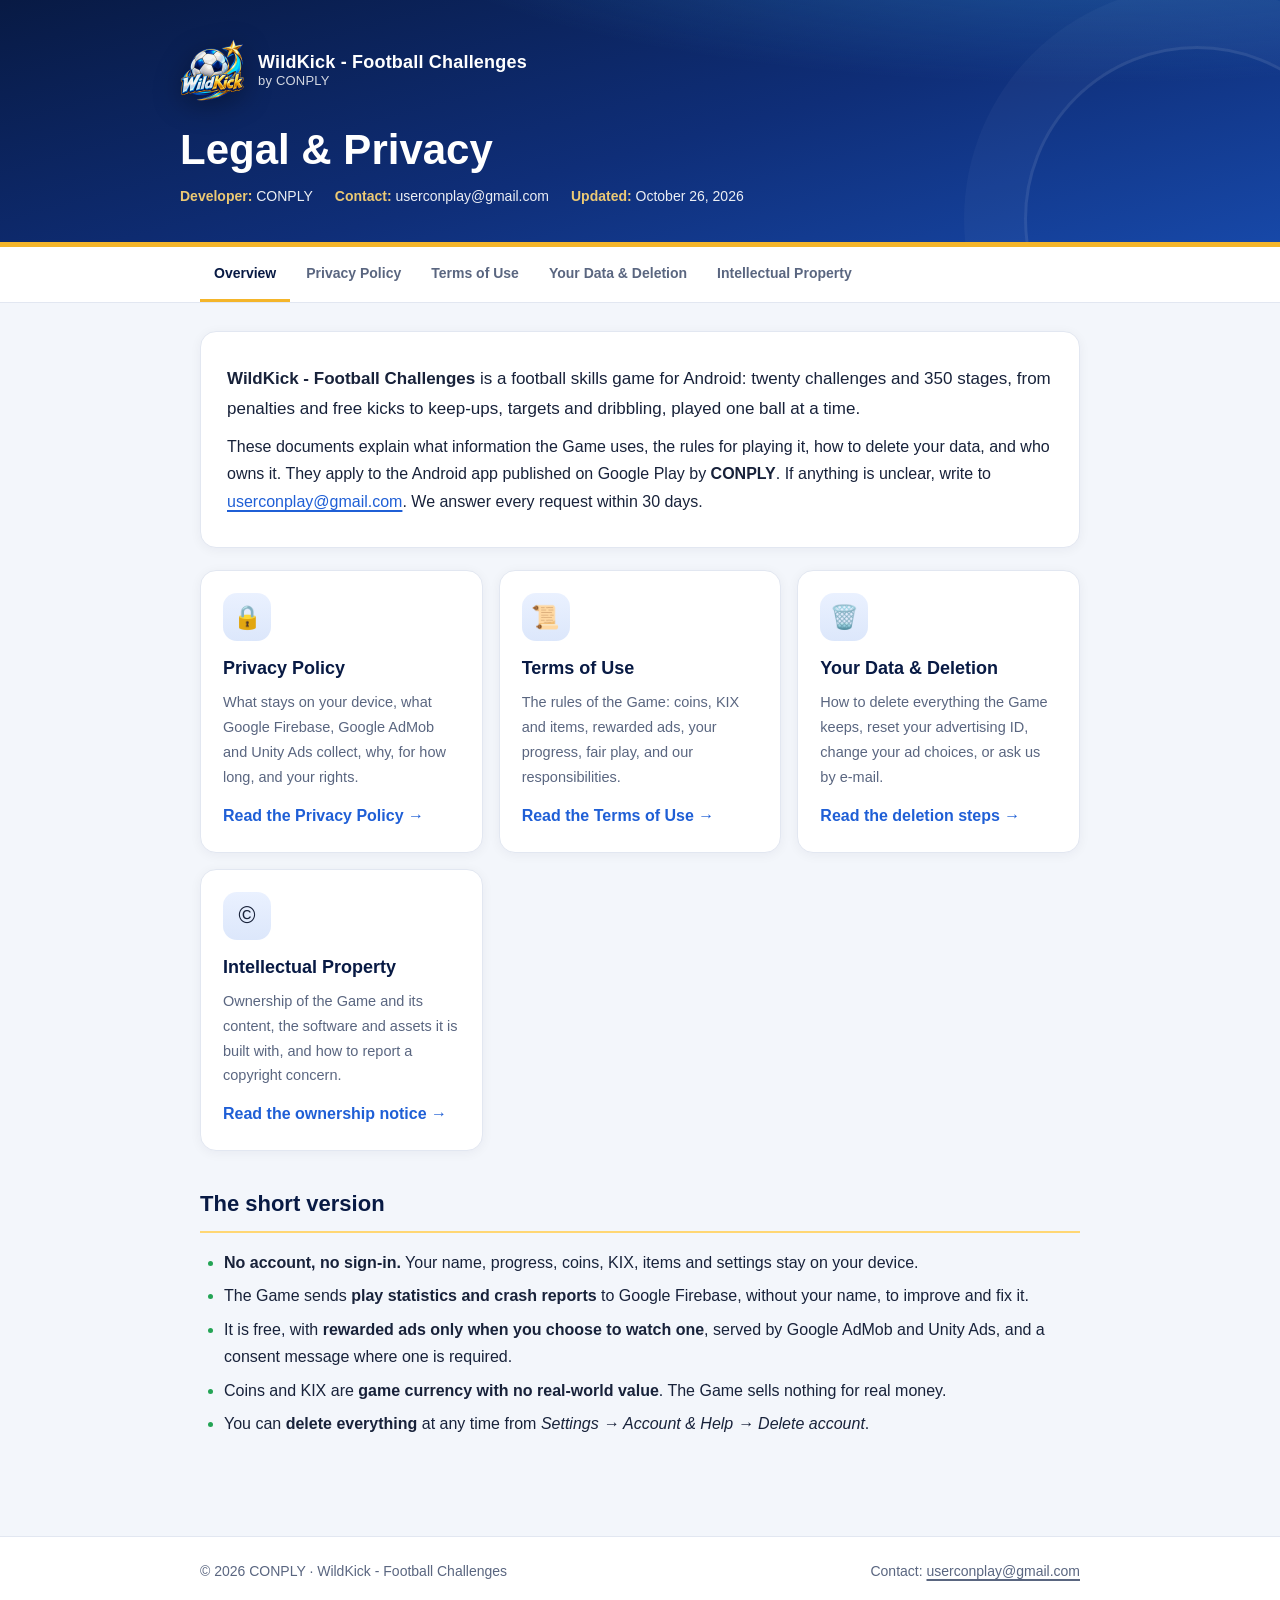
<file: index.html>
<!DOCTYPE html>
<html lang="en">
<head>
<meta charset="utf-8">
<meta name="viewport" content="width=device-width, initial-scale=1">
<title>WildKick - Football Challenges — Legal &amp; Privacy</title>
<meta name="description" content="Privacy Policy, Terms of Use, data deletion and intellectual property notices for WildKick - Football Challenges, the Android football game by CONPLY.">
<link rel="icon" type="image/png" href="favicon.png">
<link rel="stylesheet" href="styles.css">
</head>
<body>

<header class="hero">
  <div class="wrap">
    <div class="brand">
      <img src="logo.png" alt="WildKick logo">
      <div class="name">WildKick - Football Challenges<small>by CONPLY</small></div>
    </div>
    <h1>Legal &amp; Privacy</h1>
    <div class="meta">
      <span><b>Developer:</b> CONPLY</span>
      <span><b>Contact:</b> userconplay@gmail.com</span>
      <span><b>Updated:</b> October 26, 2026</span>
    </div>
  </div>
</header>

<nav class="docnav" aria-label="Documents">
  <div class="wrap">
    <a class="active" href="index.html">Overview</a>
    <a href="privacy-policy.html">Privacy Policy</a>
    <a href="terms-of-use.html">Terms of Use</a>
    <a href="data-deletion.html">Your Data &amp; Deletion</a>
    <a href="intellectual-property.html">Intellectual Property</a>
  </div>
</nav>

<main>
  <div class="card">
    <p class="lead"><strong>WildKick - Football Challenges</strong> is a football skills game for Android: twenty challenges and 350 stages, from penalties and free kicks to keep-ups, targets and dribbling, played one ball at a time.</p>
    <p>These documents explain what information the Game uses, the rules for playing it, how to delete your data, and who owns it. They apply to the Android app published on Google Play by <strong>CONPLY</strong>. If anything is unclear, write to <a href="mailto:userconplay@gmail.com">userconplay@gmail.com</a>. We answer every request within 30 days.</p>
  </div>

  <div class="grid">
    <a class="doc" href="privacy-policy.html">
      <div class="icon">🔒</div>
      <h3>Privacy Policy</h3>
      <p>What stays on your device, what Google Firebase, Google AdMob and Unity Ads collect, why, for how long, and your rights.</p>
      <span class="go">Read the Privacy Policy →</span>
    </a>
    <a class="doc" href="terms-of-use.html">
      <div class="icon">📜</div>
      <h3>Terms of Use</h3>
      <p>The rules of the Game: coins, KIX and items, rewarded ads, your progress, fair play, and our responsibilities.</p>
      <span class="go">Read the Terms of Use →</span>
    </a>
    <a class="doc" href="data-deletion.html">
      <div class="icon">🗑️</div>
      <h3>Your Data &amp; Deletion</h3>
      <p>How to delete everything the Game keeps, reset your advertising ID, change your ad choices, or ask us by e-mail.</p>
      <span class="go">Read the deletion steps →</span>
    </a>
    <a class="doc" href="intellectual-property.html">
      <div class="icon">©</div>
      <h3>Intellectual Property</h3>
      <p>Ownership of the Game and its content, the software and assets it is built with, and how to report a copyright concern.</p>
      <span class="go">Read the ownership notice →</span>
    </a>
  </div>

  <section id="summary">
    <h2>The short version</h2>
    <ul>
      <li><strong>No account, no sign-in.</strong> Your name, progress, coins, KIX, items and settings stay on your device.</li>
      <li>The Game sends <strong>play statistics and crash reports</strong> to Google Firebase, without your name, to improve and fix it.</li>
      <li>It is free, with <strong>rewarded ads only when you choose to watch one</strong>, served by Google AdMob and Unity Ads, and a consent message where one is required.</li>
      <li>Coins and KIX are <strong>game currency with no real-world value</strong>. The Game sells nothing for real money.</li>
      <li>You can <strong>delete everything</strong> at any time from <em>Settings → Account &amp; Help → Delete account</em>.</li>
    </ul>
  </section>
</main>

<footer>
  <div class="wrap">
    <span>© 2026 CONPLY · WildKick - Football Challenges</span>
    <span>Contact: <a href="mailto:userconplay@gmail.com">userconplay@gmail.com</a></span>
  </div>
</footer>

</body>
</html>
</file>
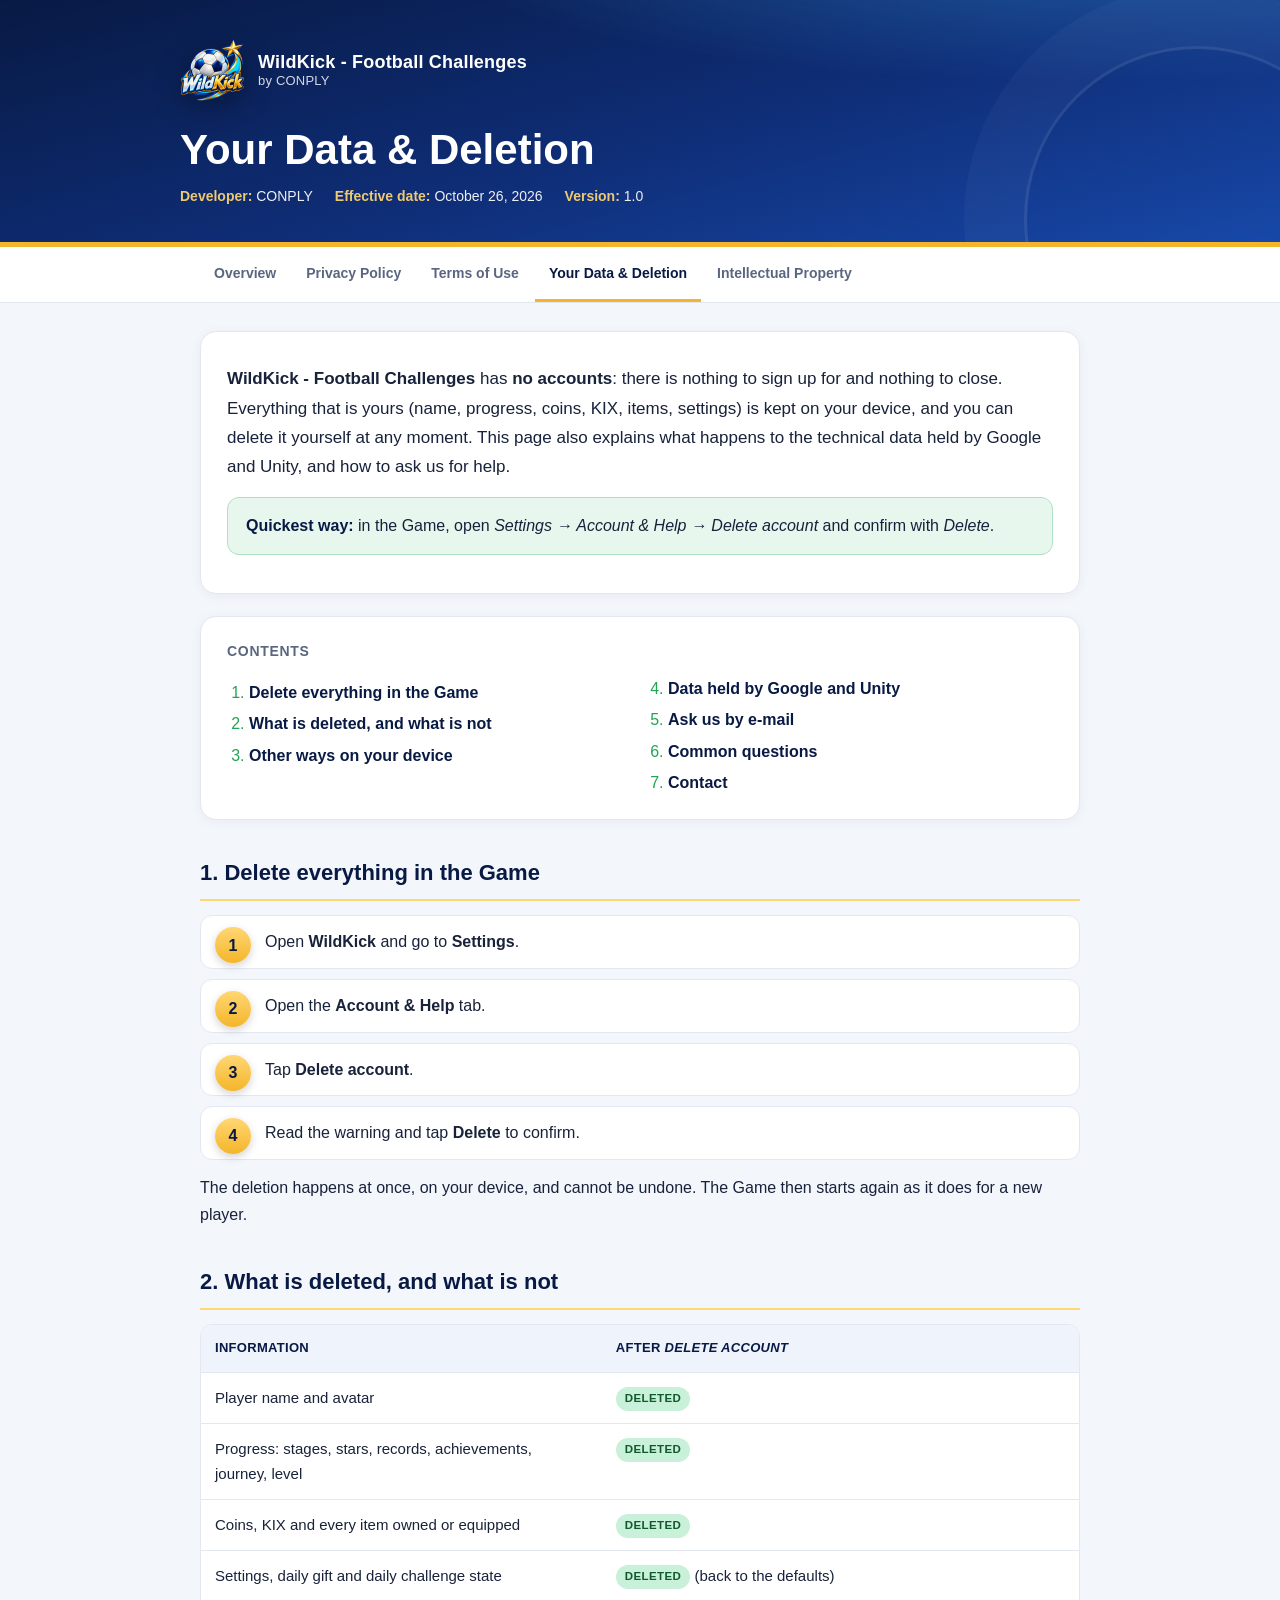
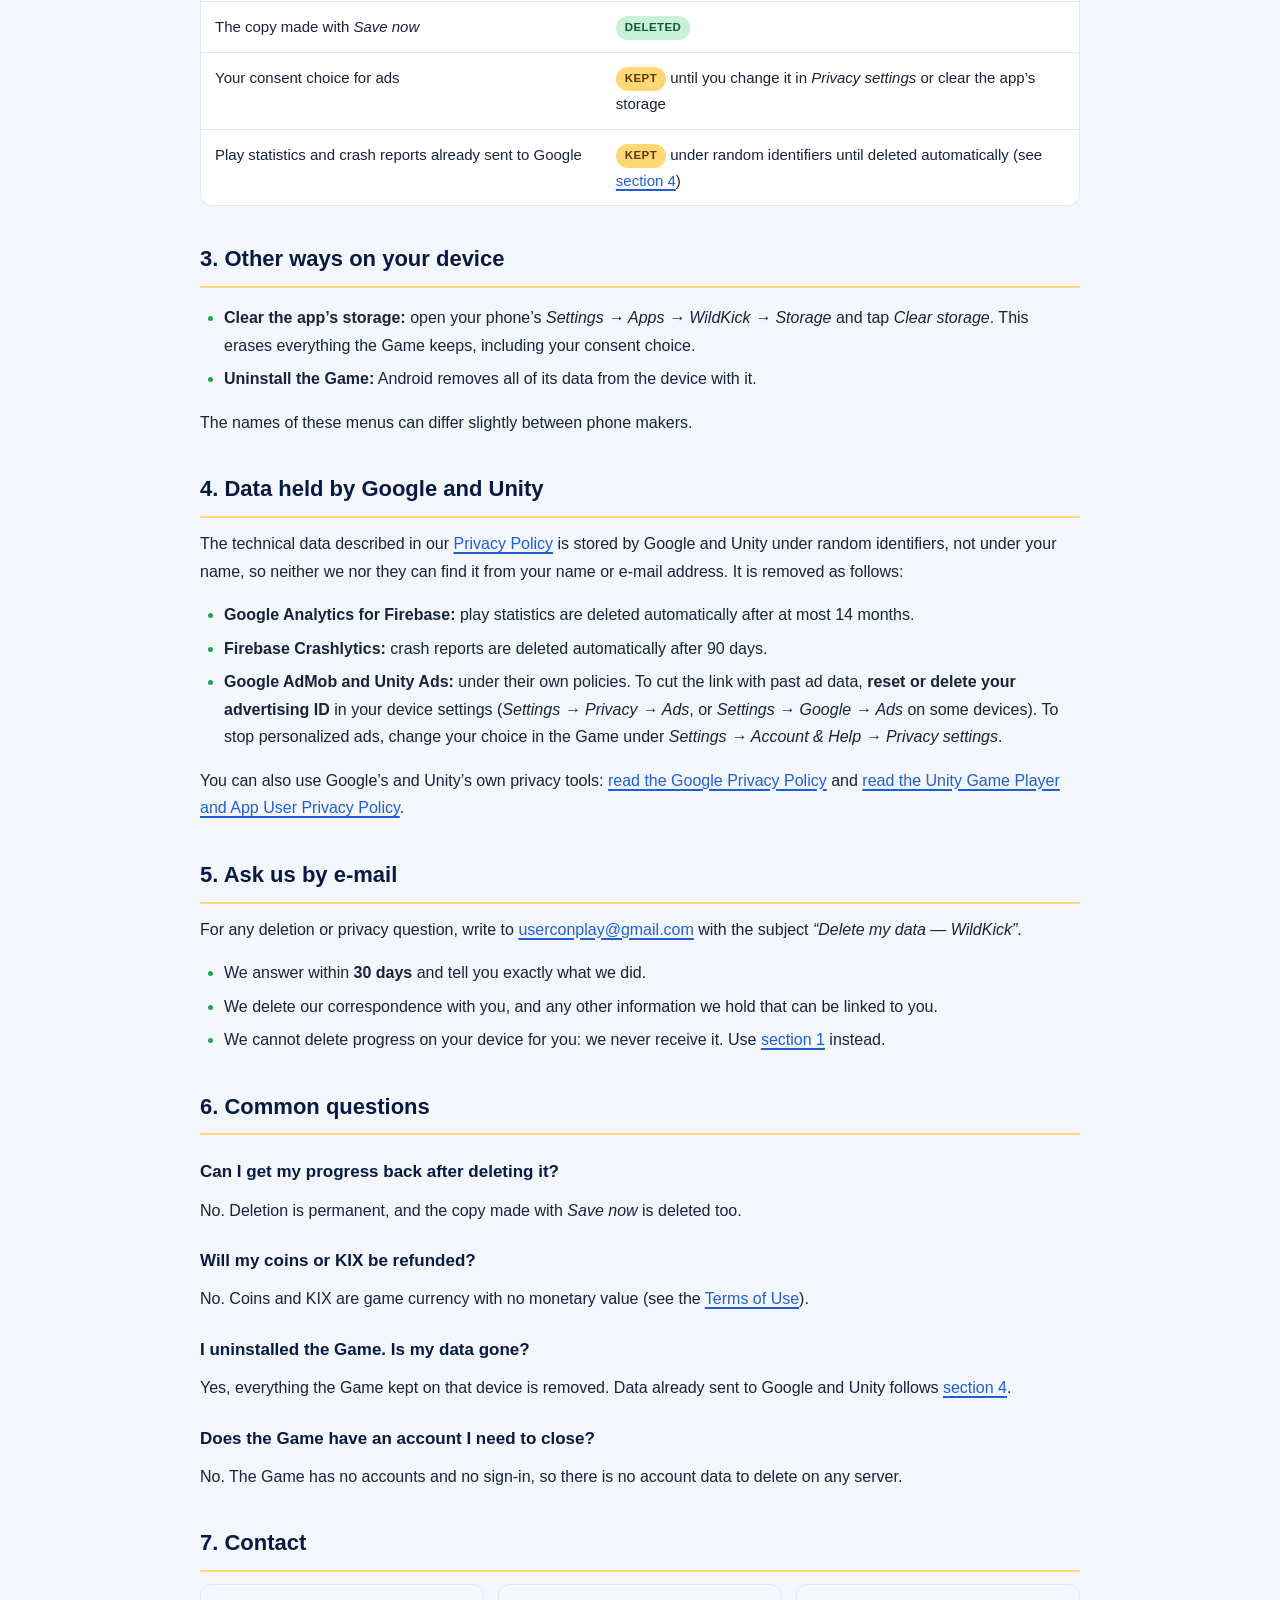
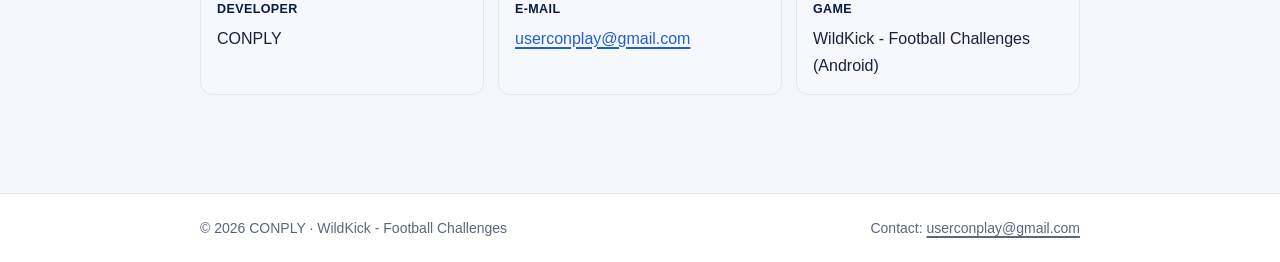
<file: data-deletion.html>
<!DOCTYPE html>
<html lang="en">
<head>
<meta charset="utf-8">
<meta name="viewport" content="width=device-width, initial-scale=1">
<title>Your Data &amp; Deletion — WildKick - Football Challenges</title>
<meta name="description" content="How to delete everything WildKick - Football Challenges keeps on your device, what happens to analytics, crash and advertising data, and how to ask CONPLY by e-mail.">
<link rel="icon" type="image/png" href="favicon.png">
<link rel="stylesheet" href="styles.css">
</head>
<body>

<header class="hero">
  <div class="wrap">
    <div class="brand">
      <img src="logo.png" alt="WildKick logo">
      <div class="name">WildKick - Football Challenges<small>by CONPLY</small></div>
    </div>
    <h1>Your Data &amp; Deletion</h1>
    <div class="meta">
      <span><b>Developer:</b> CONPLY</span>
      <span><b>Effective date:</b> October 26, 2026</span>
      <span><b>Version:</b> 1.0</span>
    </div>
  </div>
</header>

<nav class="docnav" aria-label="Documents">
  <div class="wrap">
    <a href="index.html">Overview</a>
    <a href="privacy-policy.html">Privacy Policy</a>
    <a href="terms-of-use.html">Terms of Use</a>
    <a class="active" href="data-deletion.html">Your Data &amp; Deletion</a>
    <a href="intellectual-property.html">Intellectual Property</a>
  </div>
</nav>

<main>
  <div class="card">
    <p class="lead"><strong>WildKick - Football Challenges</strong> has <strong>no accounts</strong>: there is nothing to sign up for and nothing to close. Everything that is yours (name, progress, coins, KIX, items, settings) is kept on your device, and you can delete it yourself at any moment. This page also explains what happens to the technical data held by Google and Unity, and how to ask us for help.</p>
    <div class="ok"><b>Quickest way:</b> in the Game, open <em>Settings → Account &amp; Help → Delete account</em> and confirm with <em>Delete</em>.</div>
  </div>

  <div class="card toc">
    <h2>Contents</h2>
    <ol>
      <li><a href="#in-game">Delete everything in the Game</a></li>
      <li><a href="#what">What is deleted, and what is not</a></li>
      <li><a href="#device">Other ways on your device</a></li>
      <li><a href="#partners">Data held by Google and Unity</a></li>
      <li><a href="#email">Ask us by e-mail</a></li>
      <li><a href="#faq">Common questions</a></li>
      <li><a href="#contact">Contact</a></li>
    </ol>
  </div>

  <section id="in-game">
    <h2>1. Delete everything in the Game</h2>
    <ol class="steps">
      <li>Open <strong>WildKick</strong> and go to <strong>Settings</strong>.</li>
      <li>Open the <strong>Account &amp; Help</strong> tab.</li>
      <li>Tap <strong>Delete account</strong>.</li>
      <li>Read the warning and tap <strong>Delete</strong> to confirm.</li>
    </ol>
    <p>The deletion happens at once, on your device, and cannot be undone. The Game then starts again as it does for a new player.</p>
  </section>

  <section id="what">
    <h2>2. What is deleted, and what is not</h2>
    <div class="tablewrap">
      <table>
        <thead><tr><th>Information</th><th>After <em>Delete account</em></th></tr></thead>
        <tbody>
          <tr><td>Player name and avatar</td><td data-label="After Delete account"><span class="tag green">Deleted</span></td></tr>
          <tr><td>Progress: stages, stars, records, achievements, journey, level</td><td data-label="After Delete account"><span class="tag green">Deleted</span></td></tr>
          <tr><td>Coins, KIX and every item owned or equipped</td><td data-label="After Delete account"><span class="tag green">Deleted</span></td></tr>
          <tr><td>Settings, daily gift and daily challenge state</td><td data-label="After Delete account"><span class="tag green">Deleted</span> (back to the defaults)</td></tr>
          <tr><td>The copy made with <em>Save now</em></td><td data-label="After Delete account"><span class="tag green">Deleted</span></td></tr>
          <tr><td>Your consent choice for ads</td><td data-label="After Delete account"><span class="tag">Kept</span> until you change it in <em>Privacy settings</em> or clear the app’s storage</td></tr>
          <tr><td>Play statistics and crash reports already sent to Google</td><td data-label="After Delete account"><span class="tag">Kept</span> under random identifiers until deleted automatically (see <a href="#partners">section 4</a>)</td></tr>
        </tbody>
      </table>
    </div>
  </section>

  <section id="device">
    <h2>3. Other ways on your device</h2>
    <ul>
      <li><strong>Clear the app’s storage:</strong> open your phone’s <em>Settings → Apps → WildKick → Storage</em> and tap <em>Clear storage</em>. This erases everything the Game keeps, including your consent choice.</li>
      <li><strong>Uninstall the Game:</strong> Android removes all of its data from the device with it.</li>
    </ul>
    <p>The names of these menus can differ slightly between phone makers.</p>
  </section>

  <section id="partners">
    <h2>4. Data held by Google and Unity</h2>
    <p>The technical data described in our <a href="privacy-policy.html#collected">Privacy Policy</a> is stored by Google and Unity under random identifiers, not under your name, so neither we nor they can find it from your name or e-mail address. It is removed as follows:</p>
    <ul>
      <li><strong>Google Analytics for Firebase:</strong> play statistics are deleted automatically after at most 14 months.</li>
      <li><strong>Firebase Crashlytics:</strong> crash reports are deleted automatically after 90 days.</li>
      <li><strong>Google AdMob and Unity Ads:</strong> under their own policies. To cut the link with past ad data, <strong>reset or delete your advertising ID</strong> in your device settings (<em>Settings → Privacy → Ads</em>, or <em>Settings → Google → Ads</em> on some devices). To stop personalized ads, change your choice in the Game under <em>Settings → Account &amp; Help → Privacy settings</em>.</li>
    </ul>
    <p>You can also use Google’s and Unity’s own privacy tools: <a href="https://policies.google.com/privacy" target="_blank" rel="noopener">read the Google Privacy Policy</a> and <a href="https://unity.com/legal/game-player-and-app-user-privacy-policy" target="_blank" rel="noopener">read the Unity Game Player and App User Privacy Policy</a>.</p>
  </section>

  <section id="email">
    <h2>5. Ask us by e-mail</h2>
    <p>For any deletion or privacy question, write to <a href="mailto:userconplay@gmail.com?subject=Delete%20my%20data%20%E2%80%94%20WildKick">userconplay@gmail.com</a> with the subject <em>“Delete my data — WildKick”</em>.</p>
    <ul>
      <li>We answer within <strong>30 days</strong> and tell you exactly what we did.</li>
      <li>We delete our correspondence with you, and any other information we hold that can be linked to you.</li>
      <li>We cannot delete progress on your device for you: we never receive it. Use <a href="#in-game">section 1</a> instead.</li>
    </ul>
  </section>

  <section id="faq">
    <h2>6. Common questions</h2>
    <h3>Can I get my progress back after deleting it?</h3>
    <p>No. Deletion is permanent, and the copy made with <em>Save now</em> is deleted too.</p>
    <h3>Will my coins or KIX be refunded?</h3>
    <p>No. Coins and KIX are game currency with no monetary value (see the <a href="terms-of-use.html#virtual">Terms of Use</a>).</p>
    <h3>I uninstalled the Game. Is my data gone?</h3>
    <p>Yes, everything the Game kept on that device is removed. Data already sent to Google and Unity follows <a href="#partners">section 4</a>.</p>
    <h3>Does the Game have an account I need to close?</h3>
    <p>No. The Game has no accounts and no sign-in, so there is no account data to delete on any server.</p>
  </section>

  <section id="contact">
    <h2>7. Contact</h2>
    <div class="contact">
      <div class="item"><b>Developer</b>CONPLY</div>
      <div class="item"><b>E-mail</b><a href="mailto:userconplay@gmail.com">userconplay@gmail.com</a></div>
      <div class="item"><b>Game</b>WildKick - Football Challenges (Android)</div>
    </div>
  </section>
</main>

<footer>
  <div class="wrap">
    <span>© 2026 CONPLY · WildKick - Football Challenges</span>
    <span>Contact: <a href="mailto:userconplay@gmail.com">userconplay@gmail.com</a></span>
  </div>
</footer>

</body>
</html>
</file>
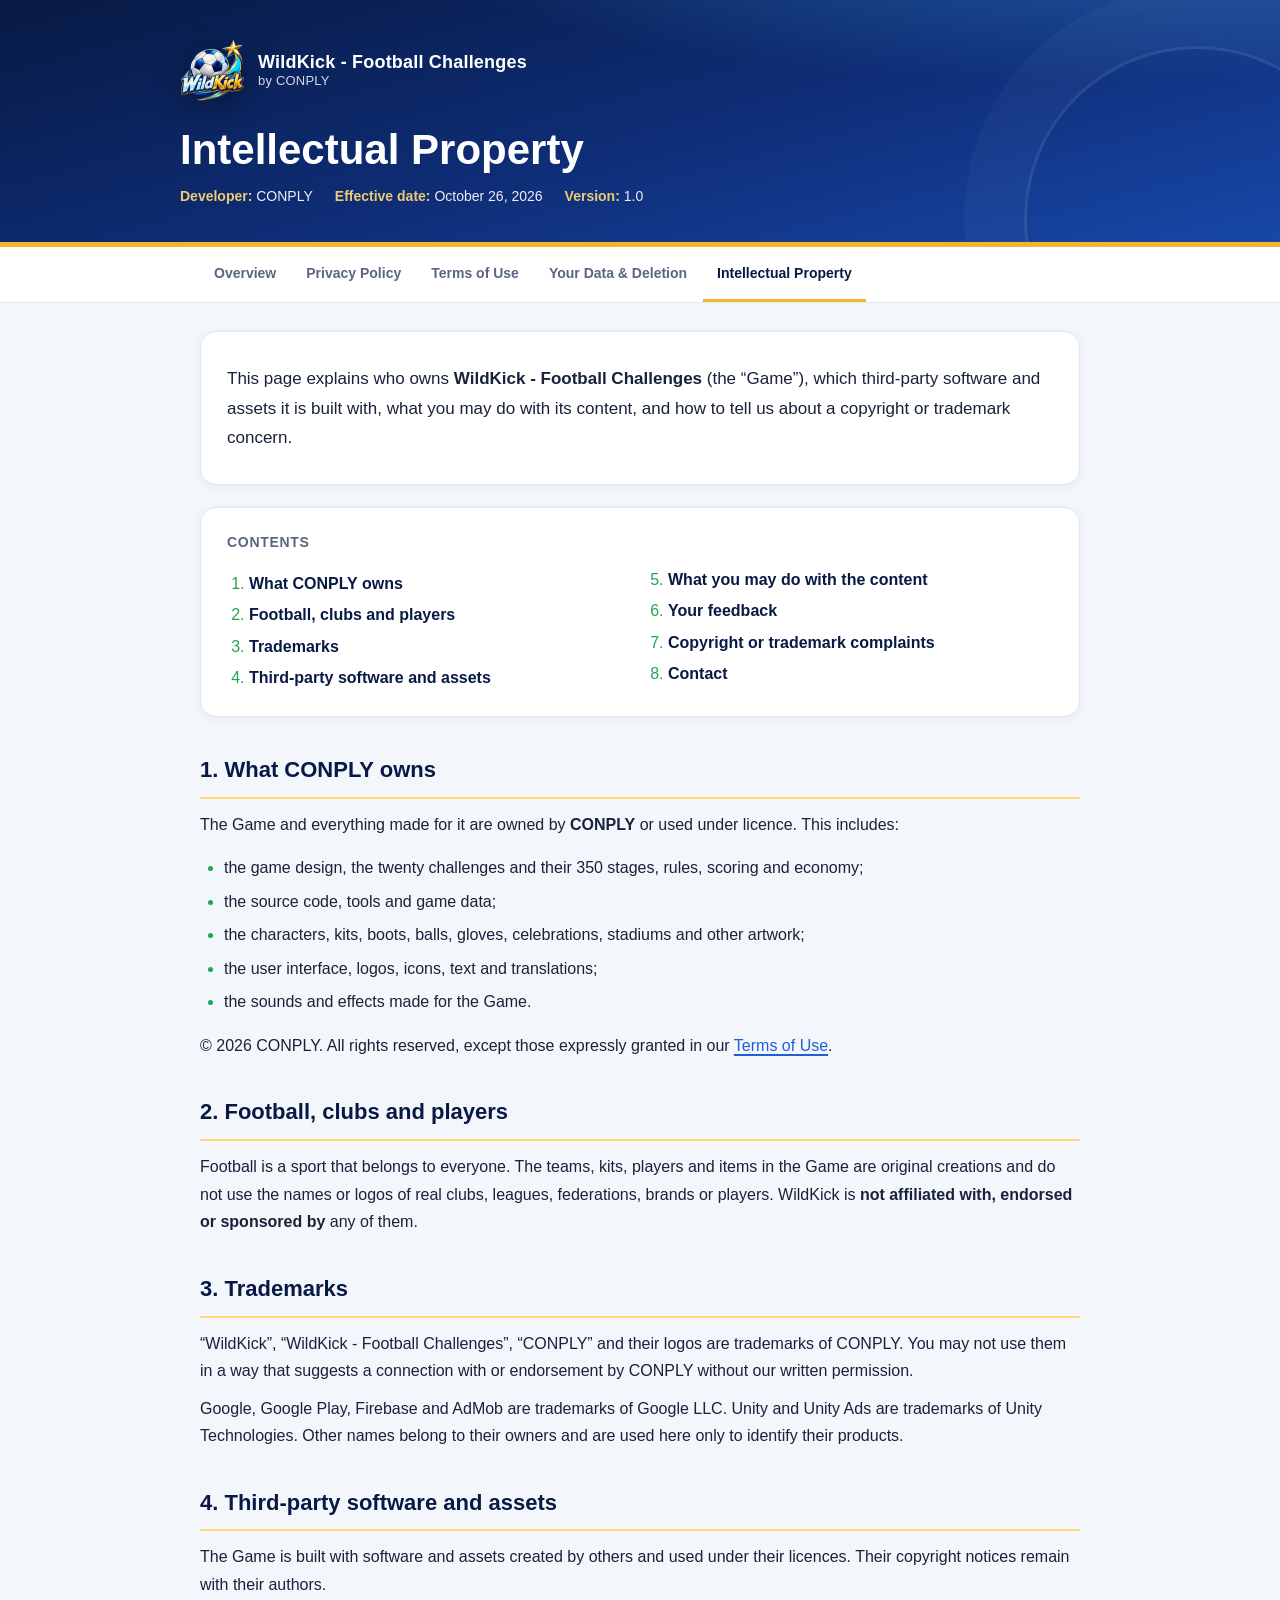
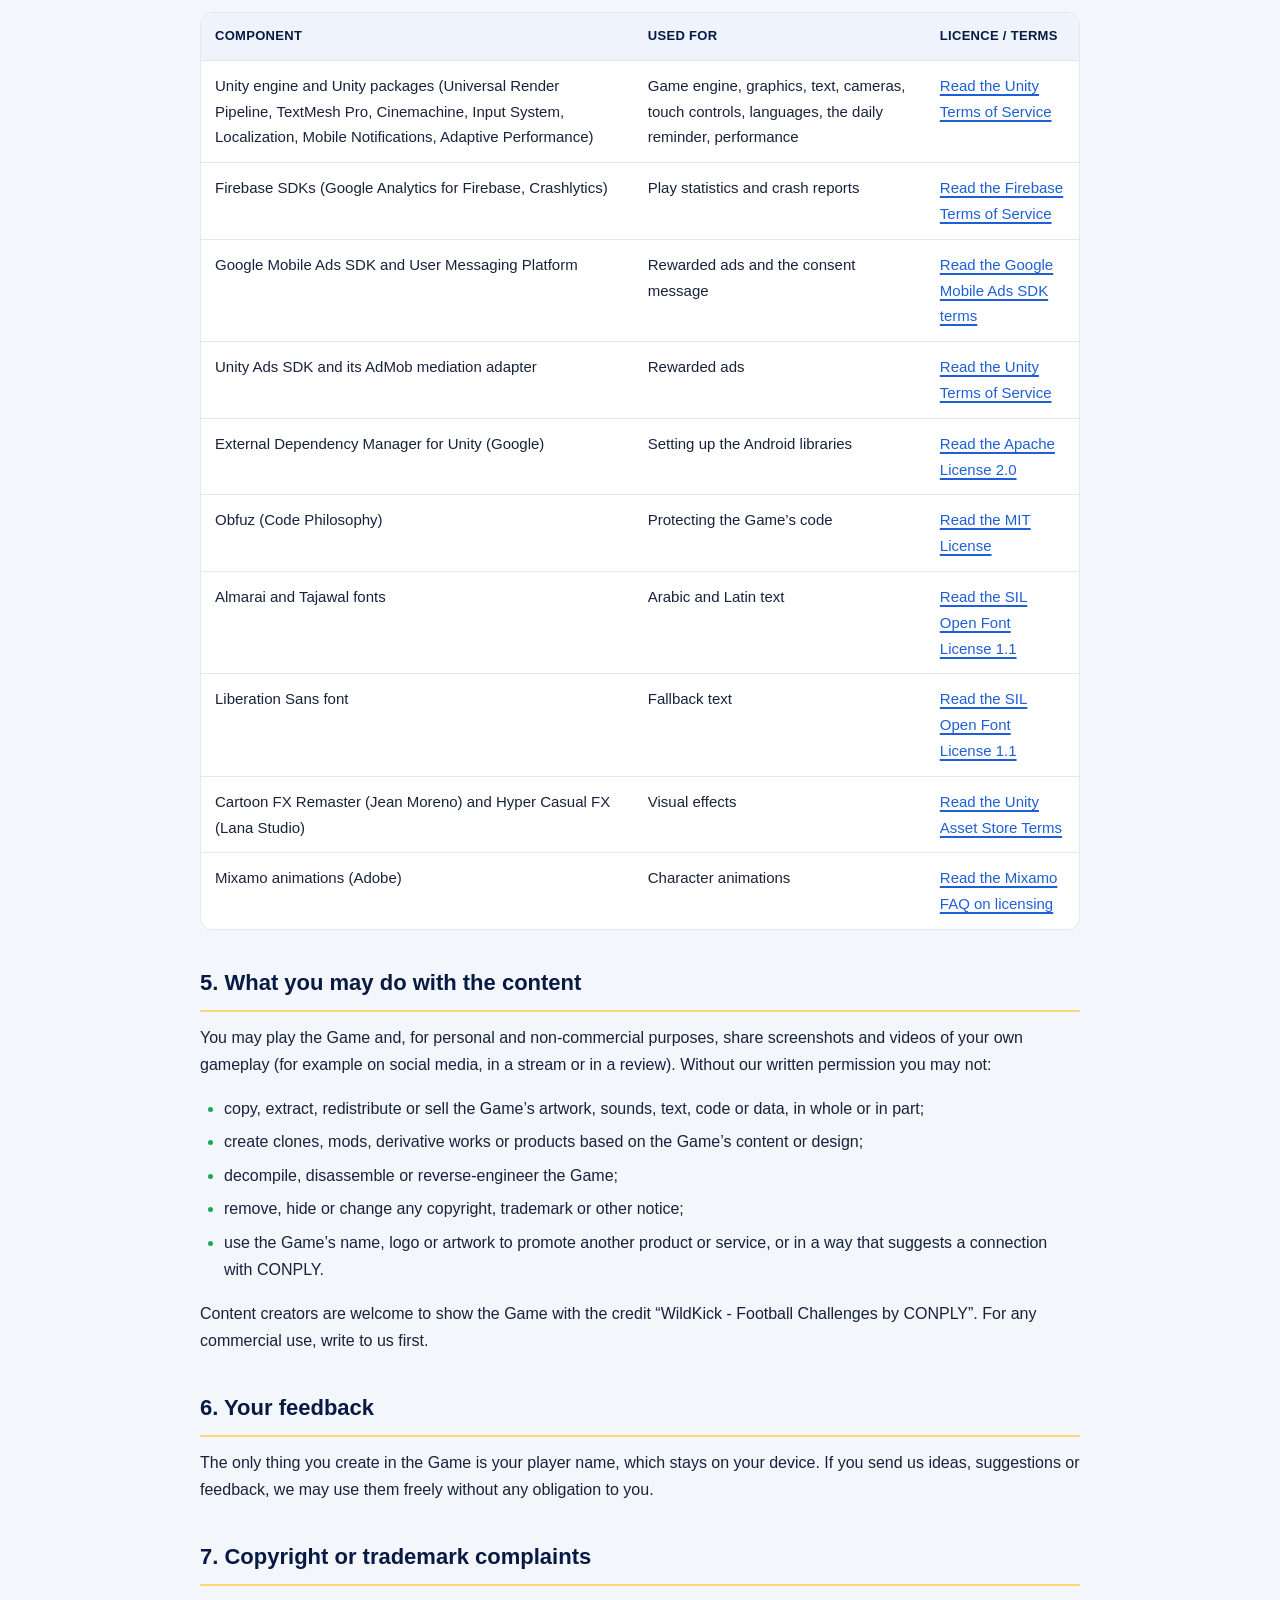
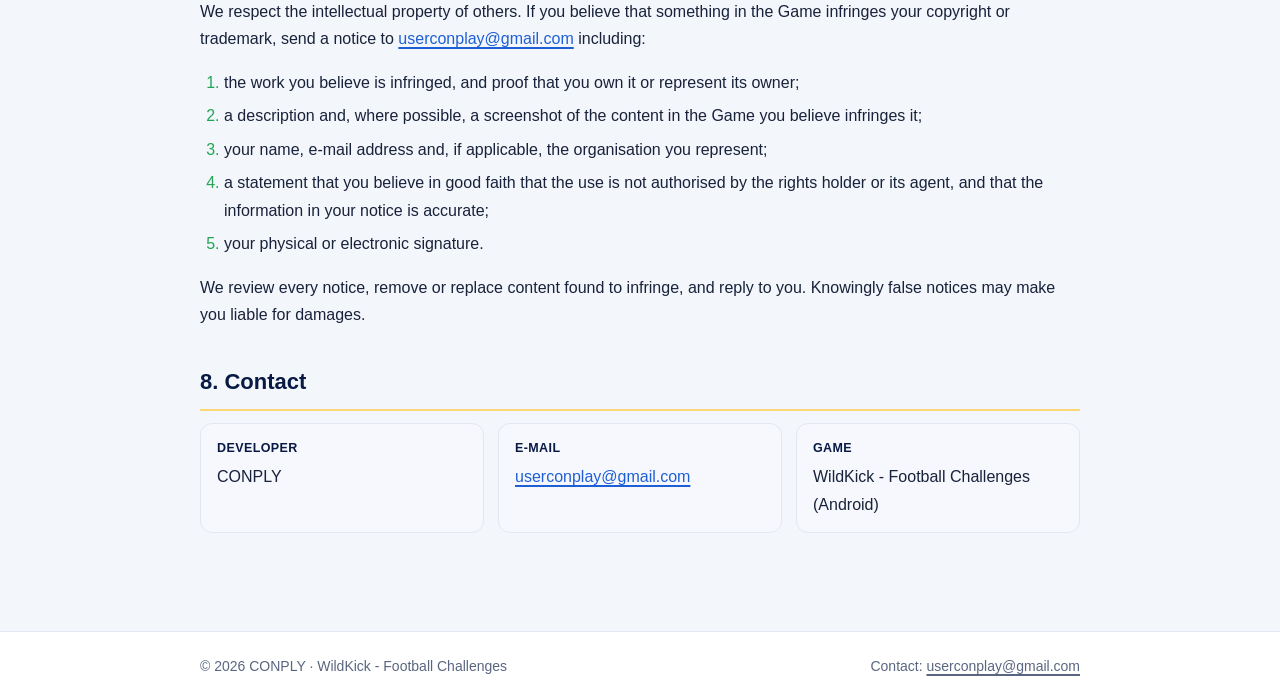
<file: intellectual-property.html>
<!DOCTYPE html>
<html lang="en">
<head>
<meta charset="utf-8">
<meta name="viewport" content="width=device-width, initial-scale=1">
<title>Intellectual Property — WildKick - Football Challenges</title>
<meta name="description" content="Who owns WildKick - Football Challenges, the third-party software, fonts and assets it is built with, what you may do with its content, and how to report a copyright concern to CONPLY.">
<link rel="icon" type="image/png" href="favicon.png">
<link rel="stylesheet" href="styles.css">
</head>
<body>

<header class="hero">
  <div class="wrap">
    <div class="brand">
      <img src="logo.png" alt="WildKick logo">
      <div class="name">WildKick - Football Challenges<small>by CONPLY</small></div>
    </div>
    <h1>Intellectual Property</h1>
    <div class="meta">
      <span><b>Developer:</b> CONPLY</span>
      <span><b>Effective date:</b> October 26, 2026</span>
      <span><b>Version:</b> 1.0</span>
    </div>
  </div>
</header>

<nav class="docnav" aria-label="Documents">
  <div class="wrap">
    <a href="index.html">Overview</a>
    <a href="privacy-policy.html">Privacy Policy</a>
    <a href="terms-of-use.html">Terms of Use</a>
    <a href="data-deletion.html">Your Data &amp; Deletion</a>
    <a class="active" href="intellectual-property.html">Intellectual Property</a>
  </div>
</nav>

<main>
  <div class="card">
    <p class="lead">This page explains who owns <strong>WildKick - Football Challenges</strong> (the “Game”), which third-party software and assets it is built with, what you may do with its content, and how to tell us about a copyright or trademark concern.</p>
  </div>

  <div class="card toc">
    <h2>Contents</h2>
    <ol>
      <li><a href="#owns">What CONPLY owns</a></li>
      <li><a href="#football">Football, clubs and players</a></li>
      <li><a href="#marks">Trademarks</a></li>
      <li><a href="#third">Third-party software and assets</a></li>
      <li><a href="#your-use">What you may do with the content</a></li>
      <li><a href="#feedback">Your feedback</a></li>
      <li><a href="#complaints">Copyright or trademark complaints</a></li>
      <li><a href="#contact">Contact</a></li>
    </ol>
  </div>

  <section id="owns">
    <h2>1. What CONPLY owns</h2>
    <p>The Game and everything made for it are owned by <strong>CONPLY</strong> or used under licence. This includes:</p>
    <ul>
      <li>the game design, the twenty challenges and their 350 stages, rules, scoring and economy;</li>
      <li>the source code, tools and game data;</li>
      <li>the characters, kits, boots, balls, gloves, celebrations, stadiums and other artwork;</li>
      <li>the user interface, logos, icons, text and translations;</li>
      <li>the sounds and effects made for the Game.</li>
    </ul>
    <p>© 2026 CONPLY. All rights reserved, except those expressly granted in our <a href="terms-of-use.html">Terms of Use</a>.</p>
  </section>

  <section id="football">
    <h2>2. Football, clubs and players</h2>
    <p>Football is a sport that belongs to everyone. The teams, kits, players and items in the Game are original creations and do not use the names or logos of real clubs, leagues, federations, brands or players. WildKick is <strong>not affiliated with, endorsed or sponsored by</strong> any of them.</p>
  </section>

  <section id="marks">
    <h2>3. Trademarks</h2>
    <p>“WildKick”, “WildKick - Football Challenges”, “CONPLY” and their logos are trademarks of CONPLY. You may not use them in a way that suggests a connection with or endorsement by CONPLY without our written permission.</p>
    <p>Google, Google Play, Firebase and AdMob are trademarks of Google LLC. Unity and Unity Ads are trademarks of Unity Technologies. Other names belong to their owners and are used here only to identify their products.</p>
  </section>

  <section id="third">
    <h2>4. Third-party software and assets</h2>
    <p>The Game is built with software and assets created by others and used under their licences. Their copyright notices remain with their authors.</p>
    <div class="tablewrap">
      <table>
        <thead><tr><th>Component</th><th>Used for</th><th>Licence / terms</th></tr></thead>
        <tbody>
          <tr><td>Unity engine and Unity packages (Universal Render Pipeline, TextMesh Pro, Cinemachine, Input System, Localization, Mobile Notifications, Adaptive Performance)</td><td data-label="Used for">Game engine, graphics, text, cameras, touch controls, languages, the daily reminder, performance</td><td data-label="Licence / terms"><a href="https://unity.com/legal/terms-of-service" target="_blank" rel="noopener">Read the Unity Terms of Service</a></td></tr>
          <tr><td>Firebase SDKs (Google Analytics for Firebase, Crashlytics)</td><td data-label="Used for">Play statistics and crash reports</td><td data-label="Licence / terms"><a href="https://firebase.google.com/terms" target="_blank" rel="noopener">Read the Firebase Terms of Service</a></td></tr>
          <tr><td>Google Mobile Ads SDK and User Messaging Platform</td><td data-label="Used for">Rewarded ads and the consent message</td><td data-label="Licence / terms"><a href="https://developers.google.com/admob/terms" target="_blank" rel="noopener">Read the Google Mobile Ads SDK terms</a></td></tr>
          <tr><td>Unity Ads SDK and its AdMob mediation adapter</td><td data-label="Used for">Rewarded ads</td><td data-label="Licence / terms"><a href="https://unity.com/legal/terms-of-service" target="_blank" rel="noopener">Read the Unity Terms of Service</a></td></tr>
          <tr><td>External Dependency Manager for Unity (Google)</td><td data-label="Used for">Setting up the Android libraries</td><td data-label="Licence / terms"><a href="https://www.apache.org/licenses/LICENSE-2.0" target="_blank" rel="noopener">Read the Apache License 2.0</a></td></tr>
          <tr><td>Obfuz (Code Philosophy)</td><td data-label="Used for">Protecting the Game’s code</td><td data-label="Licence / terms"><a href="https://opensource.org/license/mit" target="_blank" rel="noopener">Read the MIT License</a></td></tr>
          <tr><td>Almarai and Tajawal fonts</td><td data-label="Used for">Arabic and Latin text</td><td data-label="Licence / terms"><a href="https://openfontlicense.org/open-font-license-official-text/" target="_blank" rel="noopener">Read the SIL Open Font License 1.1</a></td></tr>
          <tr><td>Liberation Sans font</td><td data-label="Used for">Fallback text</td><td data-label="Licence / terms"><a href="https://openfontlicense.org/open-font-license-official-text/" target="_blank" rel="noopener">Read the SIL Open Font License 1.1</a></td></tr>
          <tr><td>Cartoon FX Remaster (Jean Moreno) and Hyper Casual FX (Lana Studio)</td><td data-label="Used for">Visual effects</td><td data-label="Licence / terms"><a href="https://unity.com/legal/as-terms" target="_blank" rel="noopener">Read the Unity Asset Store Terms</a></td></tr>
          <tr><td>Mixamo animations (Adobe)</td><td data-label="Used for">Character animations</td><td data-label="Licence / terms"><a href="https://helpx.adobe.com/creative-cloud/faq/mixamo-faq.html" target="_blank" rel="noopener">Read the Mixamo FAQ on licensing</a></td></tr>
        </tbody>
      </table>
    </div>
  </section>

  <section id="your-use">
    <h2>5. What you may do with the content</h2>
    <p>You may play the Game and, for personal and non-commercial purposes, share screenshots and videos of your own gameplay (for example on social media, in a stream or in a review). Without our written permission you may not:</p>
    <ul>
      <li>copy, extract, redistribute or sell the Game’s artwork, sounds, text, code or data, in whole or in part;</li>
      <li>create clones, mods, derivative works or products based on the Game’s content or design;</li>
      <li>decompile, disassemble or reverse-engineer the Game;</li>
      <li>remove, hide or change any copyright, trademark or other notice;</li>
      <li>use the Game’s name, logo or artwork to promote another product or service, or in a way that suggests a connection with CONPLY.</li>
    </ul>
    <p>Content creators are welcome to show the Game with the credit “WildKick - Football Challenges by CONPLY”. For any commercial use, write to us first.</p>
  </section>

  <section id="feedback">
    <h2>6. Your feedback</h2>
    <p>The only thing you create in the Game is your player name, which stays on your device. If you send us ideas, suggestions or feedback, we may use them freely without any obligation to you.</p>
  </section>

  <section id="complaints">
    <h2>7. Copyright or trademark complaints</h2>
    <p>We respect the intellectual property of others. If you believe that something in the Game infringes your copyright or trademark, send a notice to <a href="mailto:userconplay@gmail.com?subject=Intellectual%20property%20notice%20%E2%80%94%20WildKick">userconplay@gmail.com</a> including:</p>
    <ol>
      <li>the work you believe is infringed, and proof that you own it or represent its owner;</li>
      <li>a description and, where possible, a screenshot of the content in the Game you believe infringes it;</li>
      <li>your name, e-mail address and, if applicable, the organisation you represent;</li>
      <li>a statement that you believe in good faith that the use is not authorised by the rights holder or its agent, and that the information in your notice is accurate;</li>
      <li>your physical or electronic signature.</li>
    </ol>
    <p>We review every notice, remove or replace content found to infringe, and reply to you. Knowingly false notices may make you liable for damages.</p>
  </section>

  <section id="contact">
    <h2>8. Contact</h2>
    <div class="contact">
      <div class="item"><b>Developer</b>CONPLY</div>
      <div class="item"><b>E-mail</b><a href="mailto:userconplay@gmail.com">userconplay@gmail.com</a></div>
      <div class="item"><b>Game</b>WildKick - Football Challenges (Android)</div>
    </div>
  </section>
</main>

<footer>
  <div class="wrap">
    <span>© 2026 CONPLY · WildKick - Football Challenges</span>
    <span>Contact: <a href="mailto:userconplay@gmail.com">userconplay@gmail.com</a></span>
  </div>
</footer>

</body>
</html>
</file>
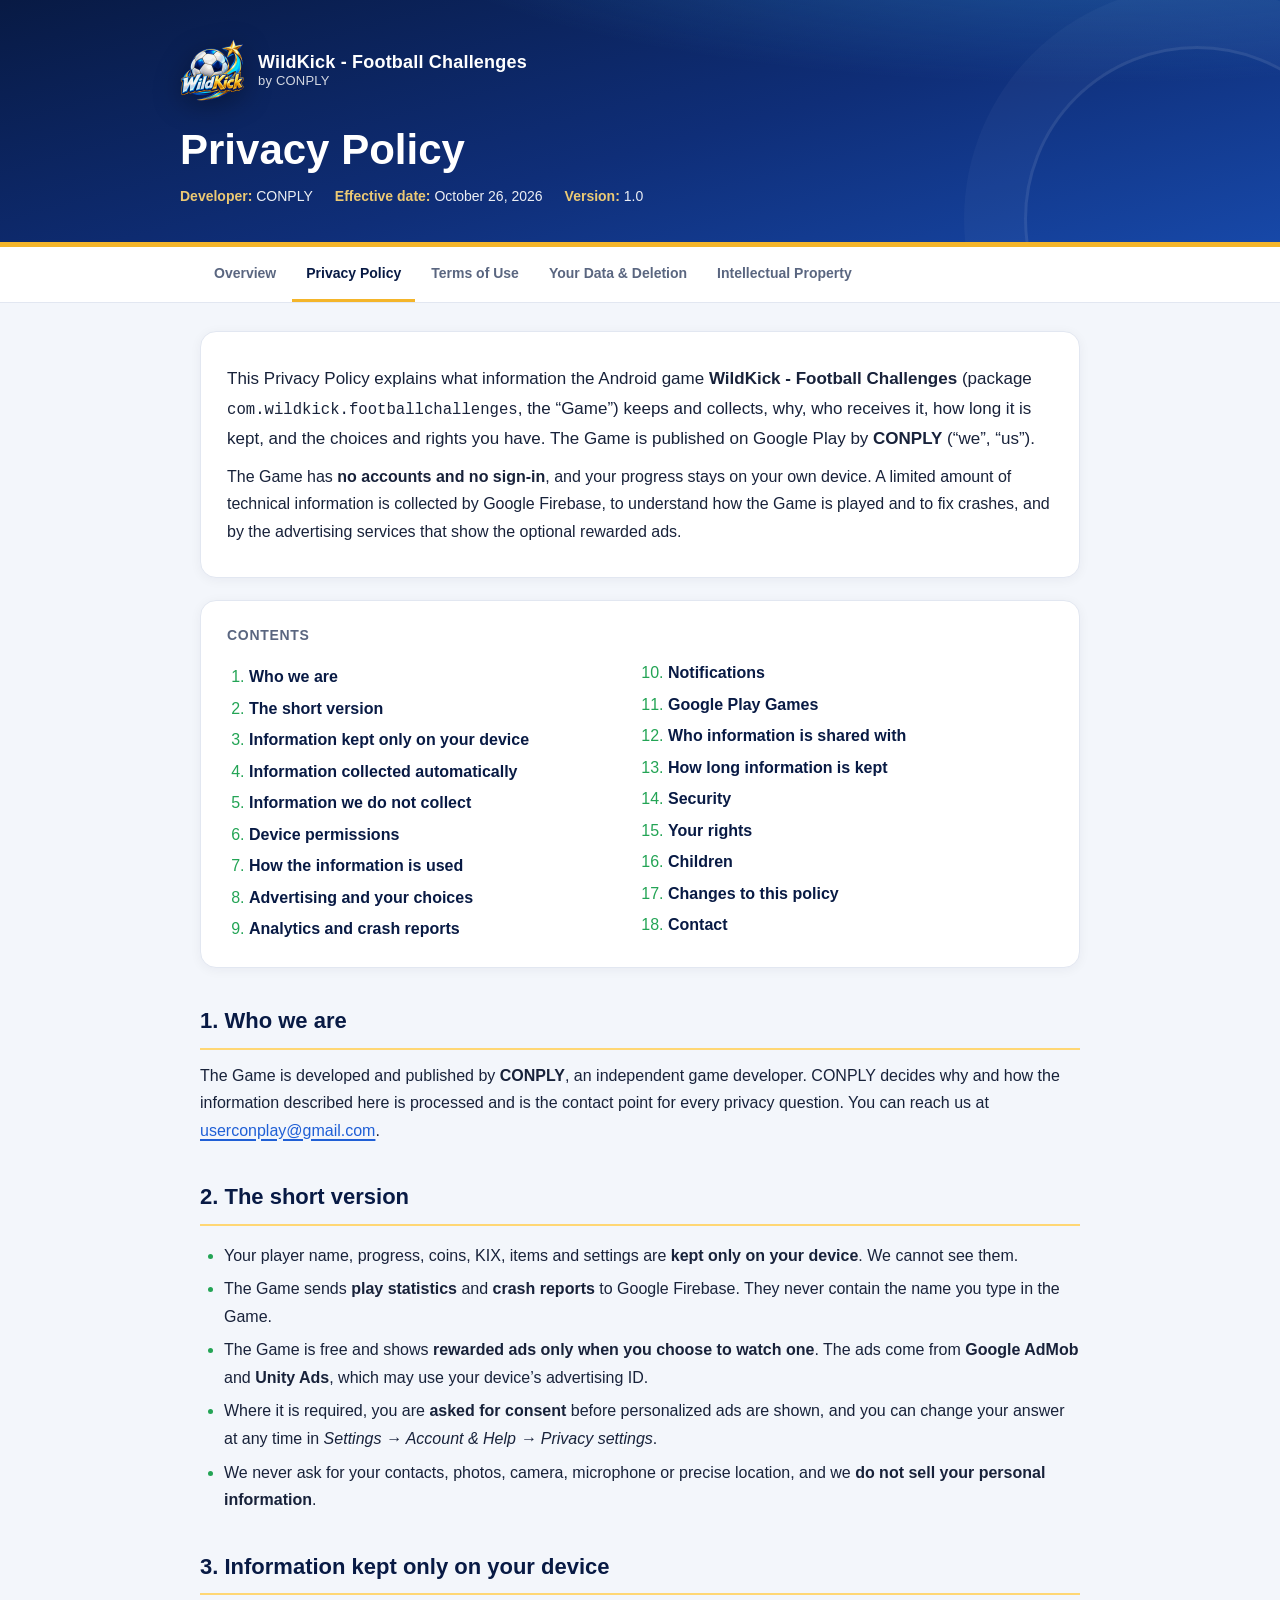
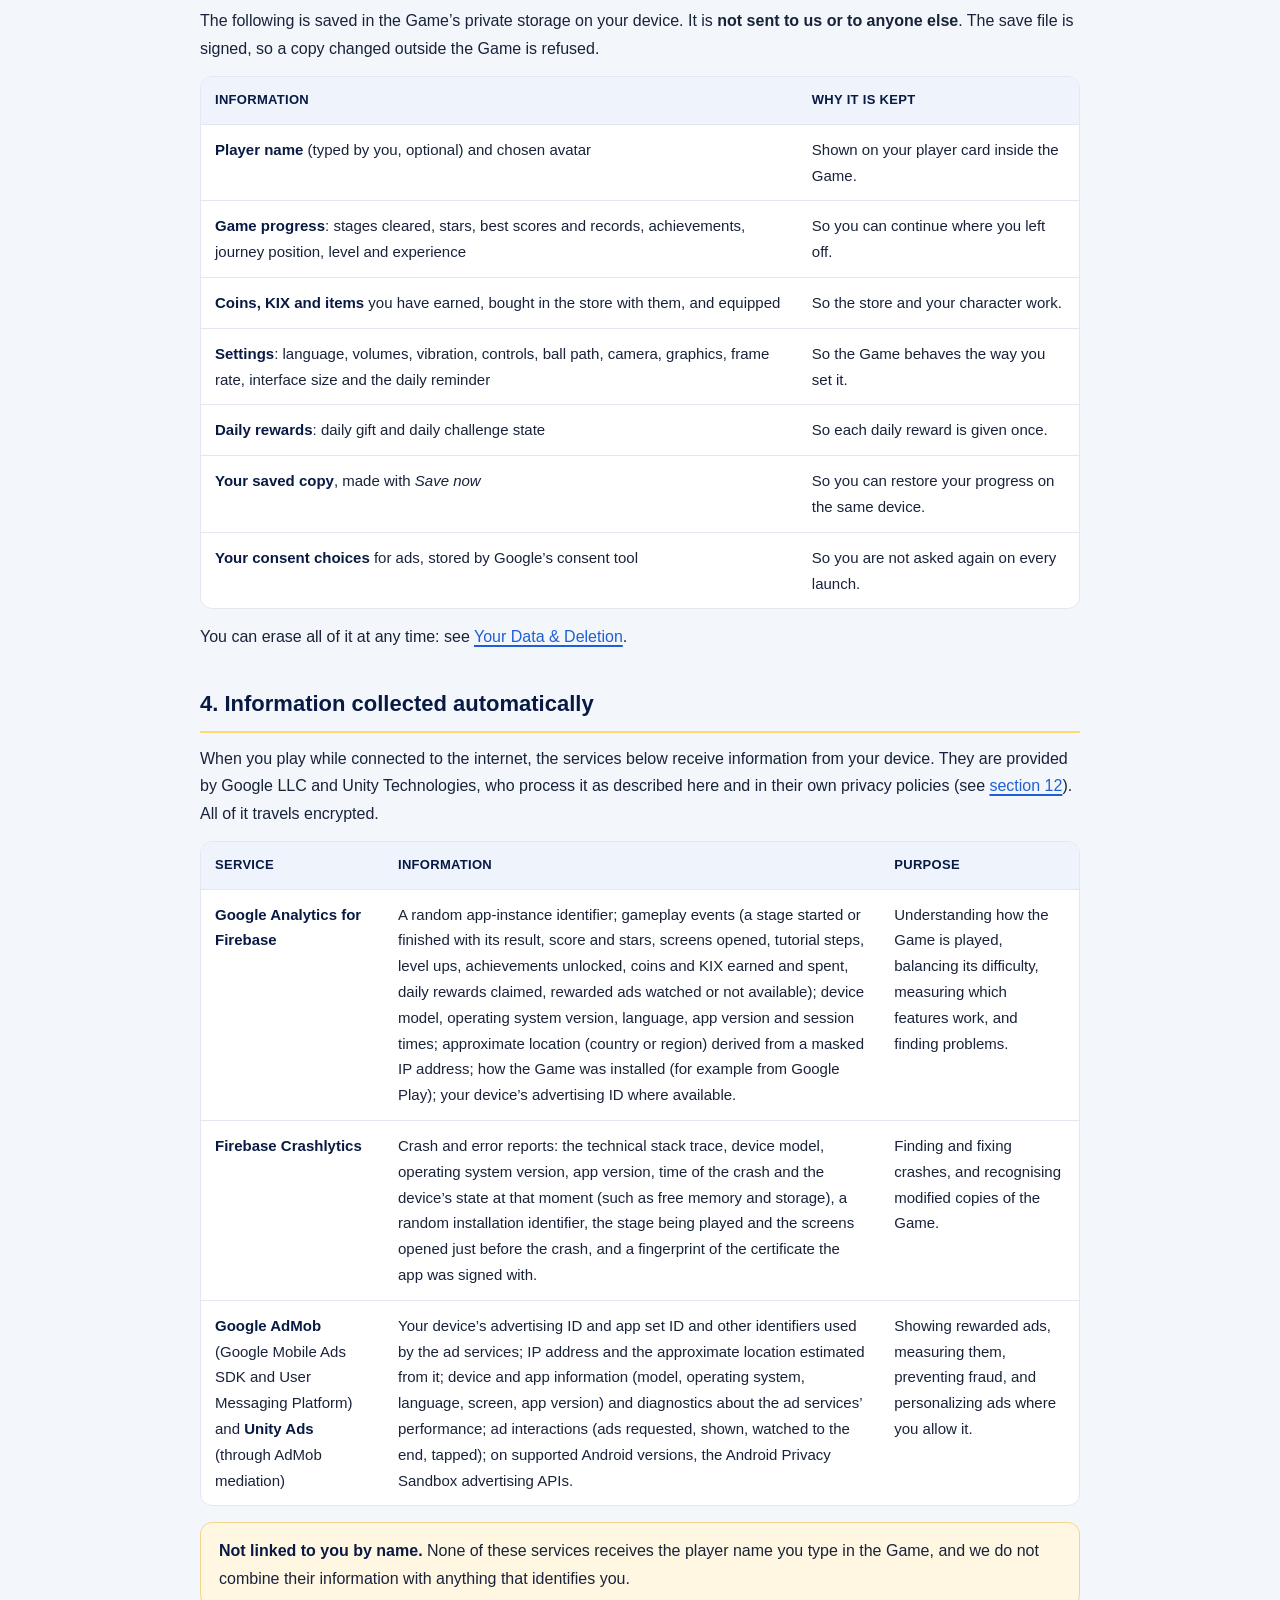
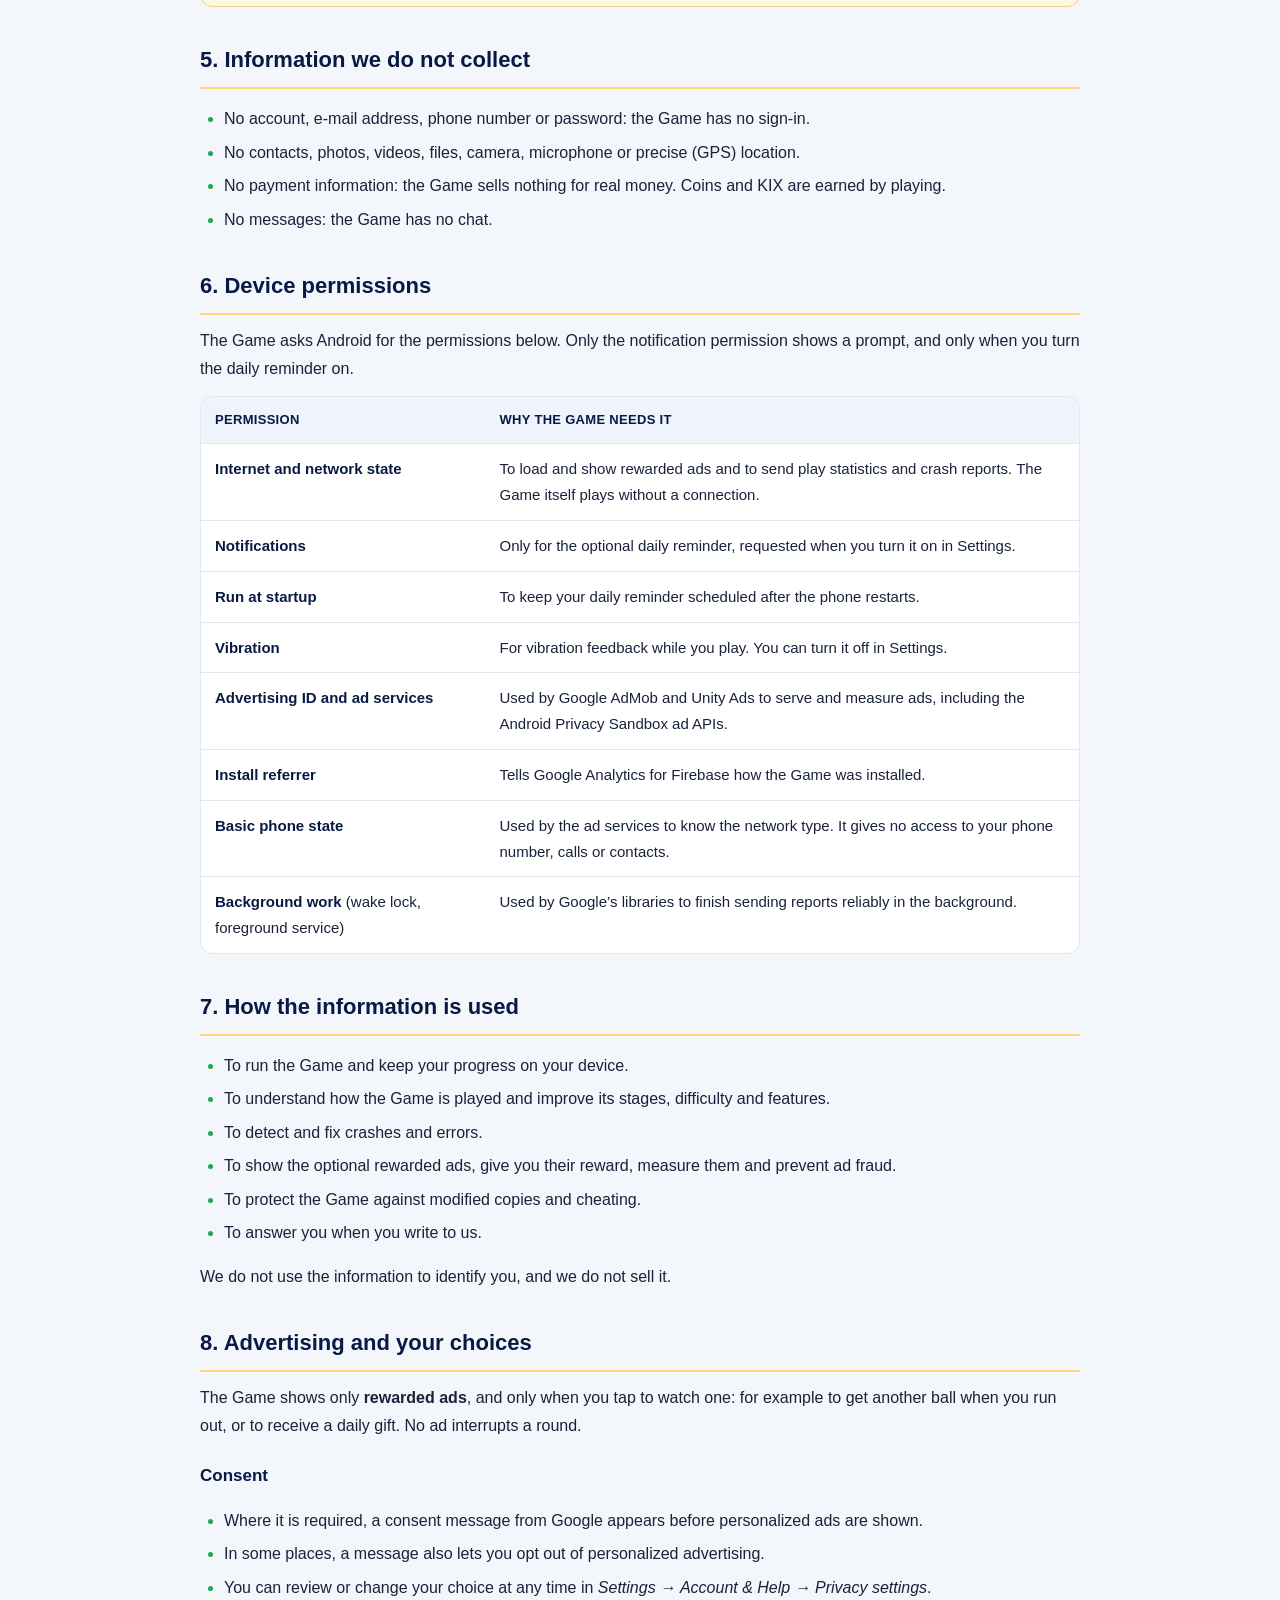
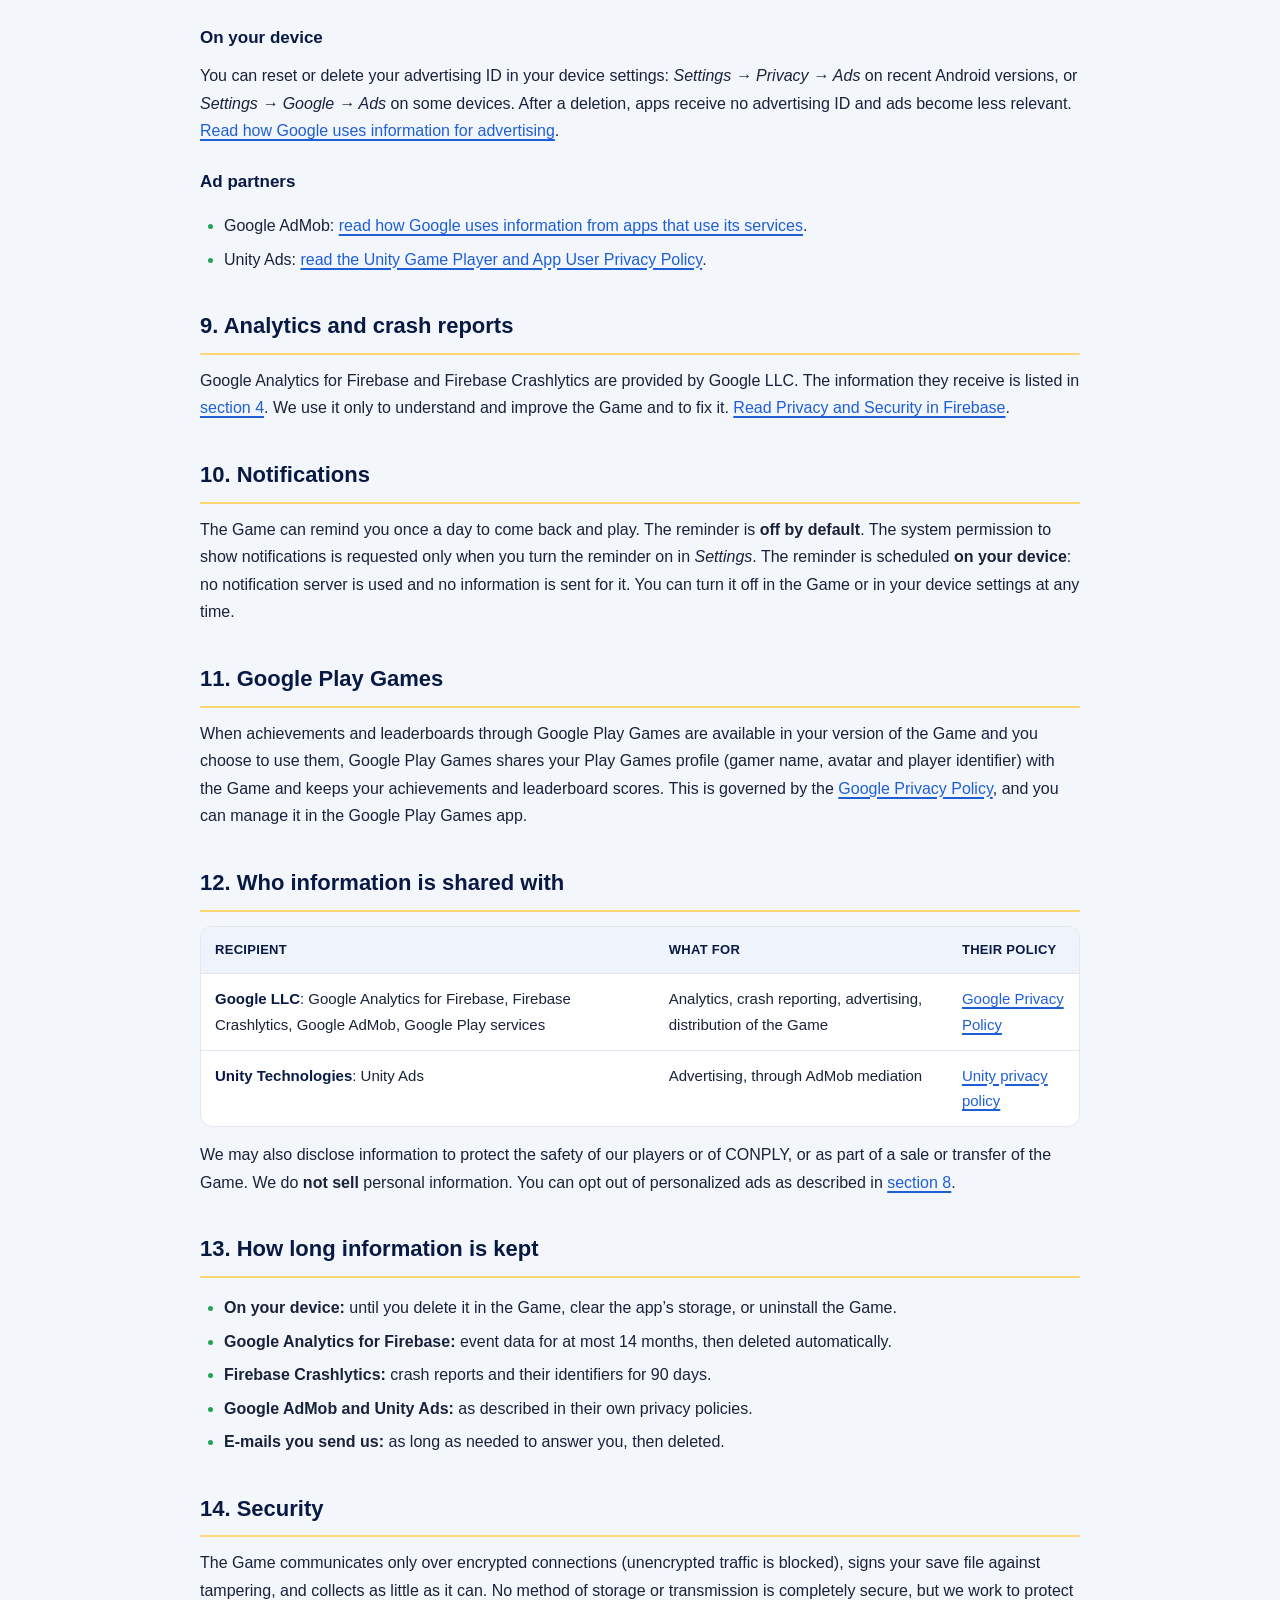
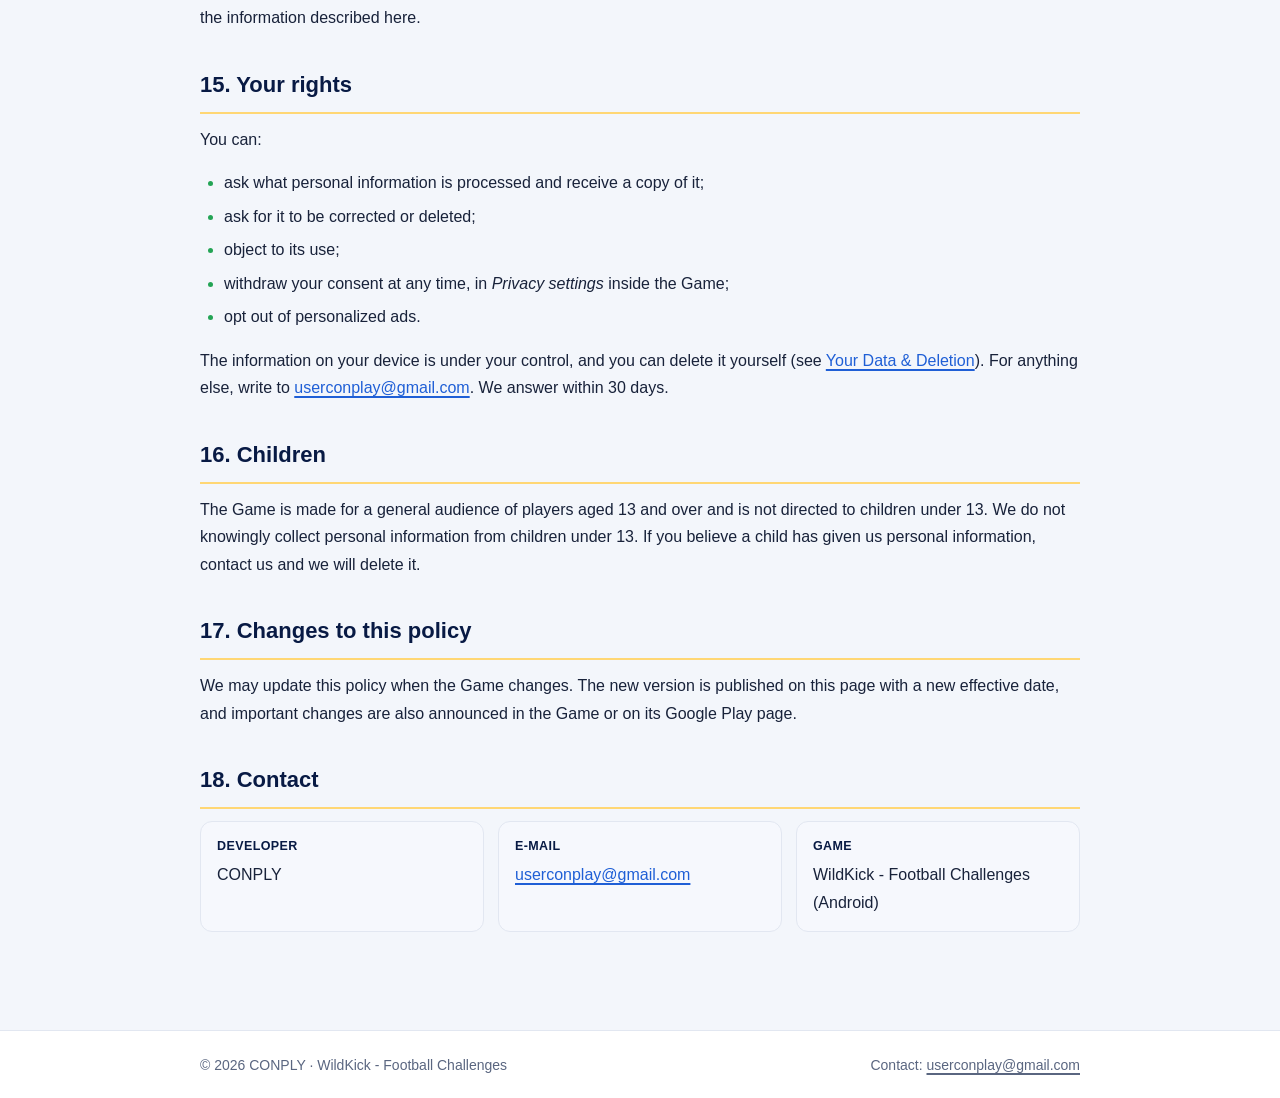
<file: privacy-policy.html>
<!DOCTYPE html>
<html lang="en">
<head>
<meta charset="utf-8">
<meta name="viewport" content="width=device-width, initial-scale=1">
<title>Privacy Policy — WildKick - Football Challenges</title>
<meta name="description" content="Privacy Policy for WildKick - Football Challenges by CONPLY: what the game keeps on your device, what Google Firebase, Google AdMob and Unity Ads collect, why, for how long, and your rights.">
<link rel="icon" type="image/png" href="favicon.png">
<link rel="stylesheet" href="styles.css">
</head>
<body>

<header class="hero">
  <div class="wrap">
    <div class="brand">
      <img src="logo.png" alt="WildKick logo">
      <div class="name">WildKick - Football Challenges<small>by CONPLY</small></div>
    </div>
    <h1>Privacy Policy</h1>
    <div class="meta">
      <span><b>Developer:</b> CONPLY</span>
      <span><b>Effective date:</b> October 26, 2026</span>
      <span><b>Version:</b> 1.0</span>
    </div>
  </div>
</header>

<nav class="docnav" aria-label="Documents">
  <div class="wrap">
    <a href="index.html">Overview</a>
    <a class="active" href="privacy-policy.html">Privacy Policy</a>
    <a href="terms-of-use.html">Terms of Use</a>
    <a href="data-deletion.html">Your Data &amp; Deletion</a>
    <a href="intellectual-property.html">Intellectual Property</a>
  </div>
</nav>

<main>
  <div class="card">
    <p class="lead">This Privacy Policy explains what information the Android game <strong>WildKick - Football Challenges</strong> (package <code>com.wildkick.footballchallenges</code>, the “Game”) keeps and collects, why, who receives it, how long it is kept, and the choices and rights you have. The Game is published on Google Play by <strong>CONPLY</strong> (“we”, “us”).</p>
    <p>The Game has <strong>no accounts and no sign-in</strong>, and your progress stays on your own device. A limited amount of technical information is collected by Google Firebase, to understand how the Game is played and to fix crashes, and by the advertising services that show the optional rewarded ads.</p>
  </div>

  <div class="card toc">
    <h2>Contents</h2>
    <ol>
      <li><a href="#who">Who we are</a></li>
      <li><a href="#short">The short version</a></li>
      <li><a href="#device">Information kept only on your device</a></li>
      <li><a href="#collected">Information collected automatically</a></li>
      <li><a href="#not">Information we do not collect</a></li>
      <li><a href="#permissions">Device permissions</a></li>
      <li><a href="#use">How the information is used</a></li>
      <li><a href="#ads">Advertising and your choices</a></li>
      <li><a href="#analytics">Analytics and crash reports</a></li>
      <li><a href="#notifications">Notifications</a></li>
      <li><a href="#playgames">Google Play Games</a></li>
      <li><a href="#sharing">Who information is shared with</a></li>
      <li><a href="#retention">How long information is kept</a></li>
      <li><a href="#security">Security</a></li>
      <li><a href="#rights">Your rights</a></li>
      <li><a href="#children">Children</a></li>
      <li><a href="#changes">Changes to this policy</a></li>
      <li><a href="#contact">Contact</a></li>
    </ol>
  </div>

  <section id="who">
    <h2>1. Who we are</h2>
    <p>The Game is developed and published by <strong>CONPLY</strong>, an independent game developer. CONPLY decides why and how the information described here is processed and is the contact point for every privacy question. You can reach us at <a href="mailto:userconplay@gmail.com">userconplay@gmail.com</a>.</p>
  </section>

  <section id="short">
    <h2>2. The short version</h2>
    <ul>
      <li>Your player name, progress, coins, KIX, items and settings are <strong>kept only on your device</strong>. We cannot see them.</li>
      <li>The Game sends <strong>play statistics</strong> and <strong>crash reports</strong> to Google Firebase. They never contain the name you type in the Game.</li>
      <li>The Game is free and shows <strong>rewarded ads only when you choose to watch one</strong>. The ads come from <strong>Google AdMob</strong> and <strong>Unity Ads</strong>, which may use your device’s advertising ID.</li>
      <li>Where it is required, you are <strong>asked for consent</strong> before personalized ads are shown, and you can change your answer at any time in <em>Settings → Account &amp; Help → Privacy settings</em>.</li>
      <li>We never ask for your contacts, photos, camera, microphone or precise location, and we <strong>do not sell your personal information</strong>.</li>
    </ul>
  </section>

  <section id="device">
    <h2>3. Information kept only on your device</h2>
    <p>The following is saved in the Game’s private storage on your device. It is <strong>not sent to us or to anyone else</strong>. The save file is signed, so a copy changed outside the Game is refused.</p>
    <div class="tablewrap">
      <table>
        <thead><tr><th>Information</th><th>Why it is kept</th></tr></thead>
        <tbody>
          <tr><td><strong>Player name</strong> (typed by you, optional) and chosen avatar</td><td data-label="Why it is kept">Shown on your player card inside the Game.</td></tr>
          <tr><td><strong>Game progress</strong>: stages cleared, stars, best scores and records, achievements, journey position, level and experience</td><td data-label="Why it is kept">So you can continue where you left off.</td></tr>
          <tr><td><strong>Coins, KIX and items</strong> you have earned, bought in the store with them, and equipped</td><td data-label="Why it is kept">So the store and your character work.</td></tr>
          <tr><td><strong>Settings</strong>: language, volumes, vibration, controls, ball path, camera, graphics, frame rate, interface size and the daily reminder</td><td data-label="Why it is kept">So the Game behaves the way you set it.</td></tr>
          <tr><td><strong>Daily rewards</strong>: daily gift and daily challenge state</td><td data-label="Why it is kept">So each daily reward is given once.</td></tr>
          <tr><td><strong>Your saved copy</strong>, made with <em>Save now</em></td><td data-label="Why it is kept">So you can restore your progress on the same device.</td></tr>
          <tr><td><strong>Your consent choices</strong> for ads, stored by Google’s consent tool</td><td data-label="Why it is kept">So you are not asked again on every launch.</td></tr>
        </tbody>
      </table>
    </div>
    <p>You can erase all of it at any time: see <a href="data-deletion.html">Your Data &amp; Deletion</a>.</p>
  </section>

  <section id="collected">
    <h2>4. Information collected automatically</h2>
    <p>When you play while connected to the internet, the services below receive information from your device. They are provided by Google LLC and Unity Technologies, who process it as described here and in their own privacy policies (see <a href="#sharing">section 12</a>). All of it travels encrypted.</p>
    <div class="tablewrap">
      <table>
        <thead><tr><th>Service</th><th>Information</th><th>Purpose</th></tr></thead>
        <tbody>
          <tr>
            <td><strong>Google Analytics for Firebase</strong></td>
            <td data-label="Information">A random app-instance identifier; gameplay events (a stage started or finished with its result, score and stars, screens opened, tutorial steps, level ups, achievements unlocked, coins and KIX earned and spent, daily rewards claimed, rewarded ads watched or not available); device model, operating system version, language, app version and session times; approximate location (country or region) derived from a masked IP address; how the Game was installed (for example from Google Play); your device’s advertising ID where available.</td>
            <td data-label="Purpose">Understanding how the Game is played, balancing its difficulty, measuring which features work, and finding problems.</td>
          </tr>
          <tr>
            <td><strong>Firebase Crashlytics</strong></td>
            <td data-label="Information">Crash and error reports: the technical stack trace, device model, operating system version, app version, time of the crash and the device’s state at that moment (such as free memory and storage), a random installation identifier, the stage being played and the screens opened just before the crash, and a fingerprint of the certificate the app was signed with.</td>
            <td data-label="Purpose">Finding and fixing crashes, and recognising modified copies of the Game.</td>
          </tr>
          <tr>
            <td><strong>Google AdMob</strong> (Google Mobile Ads SDK and User Messaging Platform) and <strong>Unity Ads</strong> (through AdMob mediation)</td>
            <td data-label="Information">Your device’s advertising ID and app set ID and other identifiers used by the ad services; IP address and the approximate location estimated from it; device and app information (model, operating system, language, screen, app version) and diagnostics about the ad services’ performance; ad interactions (ads requested, shown, watched to the end, tapped); on supported Android versions, the Android Privacy Sandbox advertising APIs.</td>
            <td data-label="Purpose">Showing rewarded ads, measuring them, preventing fraud, and personalizing ads where you allow it.</td>
          </tr>
        </tbody>
      </table>
    </div>
    <div class="note"><b>Not linked to you by name.</b> None of these services receives the player name you type in the Game, and we do not combine their information with anything that identifies you.</div>
  </section>

  <section id="not">
    <h2>5. Information we do not collect</h2>
    <ul>
      <li>No account, e-mail address, phone number or password: the Game has no sign-in.</li>
      <li>No contacts, photos, videos, files, camera, microphone or precise (GPS) location.</li>
      <li>No payment information: the Game sells nothing for real money. Coins and KIX are earned by playing.</li>
      <li>No messages: the Game has no chat.</li>
    </ul>
  </section>

  <section id="permissions">
    <h2>6. Device permissions</h2>
    <p>The Game asks Android for the permissions below. Only the notification permission shows a prompt, and only when you turn the daily reminder on.</p>
    <div class="tablewrap">
      <table>
        <thead><tr><th>Permission</th><th>Why the Game needs it</th></tr></thead>
        <tbody>
          <tr><td><strong>Internet and network state</strong></td><td data-label="Why the Game needs it">To load and show rewarded ads and to send play statistics and crash reports. The Game itself plays without a connection.</td></tr>
          <tr><td><strong>Notifications</strong></td><td data-label="Why the Game needs it">Only for the optional daily reminder, requested when you turn it on in Settings.</td></tr>
          <tr><td><strong>Run at startup</strong></td><td data-label="Why the Game needs it">To keep your daily reminder scheduled after the phone restarts.</td></tr>
          <tr><td><strong>Vibration</strong></td><td data-label="Why the Game needs it">For vibration feedback while you play. You can turn it off in Settings.</td></tr>
          <tr><td><strong>Advertising ID and ad services</strong></td><td data-label="Why the Game needs it">Used by Google AdMob and Unity Ads to serve and measure ads, including the Android Privacy Sandbox ad APIs.</td></tr>
          <tr><td><strong>Install referrer</strong></td><td data-label="Why the Game needs it">Tells Google Analytics for Firebase how the Game was installed.</td></tr>
          <tr><td><strong>Basic phone state</strong></td><td data-label="Why the Game needs it">Used by the ad services to know the network type. It gives no access to your phone number, calls or contacts.</td></tr>
          <tr><td><strong>Background work</strong> (wake lock, foreground service)</td><td data-label="Why the Game needs it">Used by Google’s libraries to finish sending reports reliably in the background.</td></tr>
        </tbody>
      </table>
    </div>
  </section>

  <section id="use">
    <h2>7. How the information is used</h2>
    <ul>
      <li>To run the Game and keep your progress on your device.</li>
      <li>To understand how the Game is played and improve its stages, difficulty and features.</li>
      <li>To detect and fix crashes and errors.</li>
      <li>To show the optional rewarded ads, give you their reward, measure them and prevent ad fraud.</li>
      <li>To protect the Game against modified copies and cheating.</li>
      <li>To answer you when you write to us.</li>
    </ul>
    <p>We do not use the information to identify you, and we do not sell it.</p>
  </section>


  <section id="ads">
    <h2>8. Advertising and your choices</h2>
    <p>The Game shows only <strong>rewarded ads</strong>, and only when you tap to watch one: for example to get another ball when you run out, or to receive a daily gift. No ad interrupts a round.</p>
    <h3>Consent</h3>
    <ul>
      <li>Where it is required, a consent message from Google appears before personalized ads are shown.</li>
      <li>In some places, a message also lets you opt out of personalized advertising.</li>
      <li>You can review or change your choice at any time in <em>Settings → Account &amp; Help → Privacy settings</em>.</li>
    </ul>
    <h3>On your device</h3>
    <p>You can reset or delete your advertising ID in your device settings: <em>Settings → Privacy → Ads</em> on recent Android versions, or <em>Settings → Google → Ads</em> on some devices. After a deletion, apps receive no advertising ID and ads become less relevant. <a href="https://policies.google.com/technologies/ads" target="_blank" rel="noopener">Read how Google uses information for advertising</a>.</p>
    <h3>Ad partners</h3>
    <ul>
      <li>Google AdMob: <a href="https://policies.google.com/technologies/partner-sites" target="_blank" rel="noopener">read how Google uses information from apps that use its services</a>.</li>
      <li>Unity Ads: <a href="https://unity.com/legal/game-player-and-app-user-privacy-policy" target="_blank" rel="noopener">read the Unity Game Player and App User Privacy Policy</a>.</li>
    </ul>
  </section>

  <section id="analytics">
    <h2>9. Analytics and crash reports</h2>
    <p>Google Analytics for Firebase and Firebase Crashlytics are provided by Google LLC. The information they receive is listed in <a href="#collected">section 4</a>. We use it only to understand and improve the Game and to fix it. <a href="https://firebase.google.com/support/privacy" target="_blank" rel="noopener">Read Privacy and Security in Firebase</a>.</p>
  </section>

  <section id="notifications">
    <h2>10. Notifications</h2>
    <p>The Game can remind you once a day to come back and play. The reminder is <strong>off by default</strong>. The system permission to show notifications is requested only when you turn the reminder on in <em>Settings</em>. The reminder is scheduled <strong>on your device</strong>: no notification server is used and no information is sent for it. You can turn it off in the Game or in your device settings at any time.</p>
  </section>

  <section id="playgames">
    <h2>11. Google Play Games</h2>
    <p>When achievements and leaderboards through Google Play Games are available in your version of the Game and you choose to use them, Google Play Games shares your Play Games profile (gamer name, avatar and player identifier) with the Game and keeps your achievements and leaderboard scores. This is governed by the <a href="https://policies.google.com/privacy" target="_blank" rel="noopener">Google Privacy Policy</a>, and you can manage it in the Google Play Games app.</p>
  </section>

  <section id="sharing">
    <h2>12. Who information is shared with</h2>
    <div class="tablewrap">
      <table>
        <thead><tr><th>Recipient</th><th>What for</th><th>Their policy</th></tr></thead>
        <tbody>
          <tr><td><strong>Google LLC</strong>: Google Analytics for Firebase, Firebase Crashlytics, Google AdMob, Google Play services</td><td data-label="What for">Analytics, crash reporting, advertising, distribution of the Game</td><td data-label="Their policy"><a href="https://policies.google.com/privacy" target="_blank" rel="noopener">Google Privacy Policy</a></td></tr>
          <tr><td><strong>Unity Technologies</strong>: Unity Ads</td><td data-label="What for">Advertising, through AdMob mediation</td><td data-label="Their policy"><a href="https://unity.com/legal/game-player-and-app-user-privacy-policy" target="_blank" rel="noopener">Unity privacy policy</a></td></tr>
        </tbody>
      </table>
    </div>
    <p>We may also disclose information to protect the safety of our players or of CONPLY, or as part of a sale or transfer of the Game. We do <strong>not sell</strong> personal information. You can opt out of personalized ads as described in <a href="#ads">section 8</a>.</p>
  </section>

  <section id="retention">
    <h2>13. How long information is kept</h2>
    <ul>
      <li><strong>On your device:</strong> until you delete it in the Game, clear the app’s storage, or uninstall the Game.</li>
      <li><strong>Google Analytics for Firebase:</strong> event data for at most 14 months, then deleted automatically.</li>
      <li><strong>Firebase Crashlytics:</strong> crash reports and their identifiers for 90 days.</li>
      <li><strong>Google AdMob and Unity Ads:</strong> as described in their own privacy policies.</li>
      <li><strong>E-mails you send us:</strong> as long as needed to answer you, then deleted.</li>
    </ul>
  </section>

  <section id="security">
    <h2>14. Security</h2>
    <p>The Game communicates only over encrypted connections (unencrypted traffic is blocked), signs your save file against tampering, and collects as little as it can. No method of storage or transmission is completely secure, but we work to protect the information described here.</p>
  </section>

  <section id="rights">
    <h2>15. Your rights</h2>
    <p>You can:</p>
    <ul>
      <li>ask what personal information is processed and receive a copy of it;</li>
      <li>ask for it to be corrected or deleted;</li>
      <li>object to its use;</li>
      <li>withdraw your consent at any time, in <em>Privacy settings</em> inside the Game;</li>
      <li>opt out of personalized ads.</li>
    </ul>
    <p>The information on your device is under your control, and you can delete it yourself (see <a href="data-deletion.html">Your Data &amp; Deletion</a>). For anything else, write to <a href="mailto:userconplay@gmail.com">userconplay@gmail.com</a>. We answer within 30 days.</p>
  </section>


  <section id="children">
    <h2>16. Children</h2>
    <p>The Game is made for a general audience of players aged 13 and over and is not directed to children under 13. We do not knowingly collect personal information from children under 13. If you believe a child has given us personal information, contact us and we will delete it.</p>
  </section>

  <section id="changes">
    <h2>17. Changes to this policy</h2>
    <p>We may update this policy when the Game changes. The new version is published on this page with a new effective date, and important changes are also announced in the Game or on its Google Play page.</p>
  </section>

  <section id="contact">
    <h2>18. Contact</h2>
    <div class="contact">
      <div class="item"><b>Developer</b>CONPLY</div>
      <div class="item"><b>E-mail</b><a href="mailto:userconplay@gmail.com">userconplay@gmail.com</a></div>
      <div class="item"><b>Game</b>WildKick - Football Challenges (Android)</div>
    </div>
  </section>
</main>

<footer>
  <div class="wrap">
    <span>© 2026 CONPLY · WildKick - Football Challenges</span>
    <span>Contact: <a href="mailto:userconplay@gmail.com">userconplay@gmail.com</a></span>
  </div>
</footer>

</body>
</html>
</file>
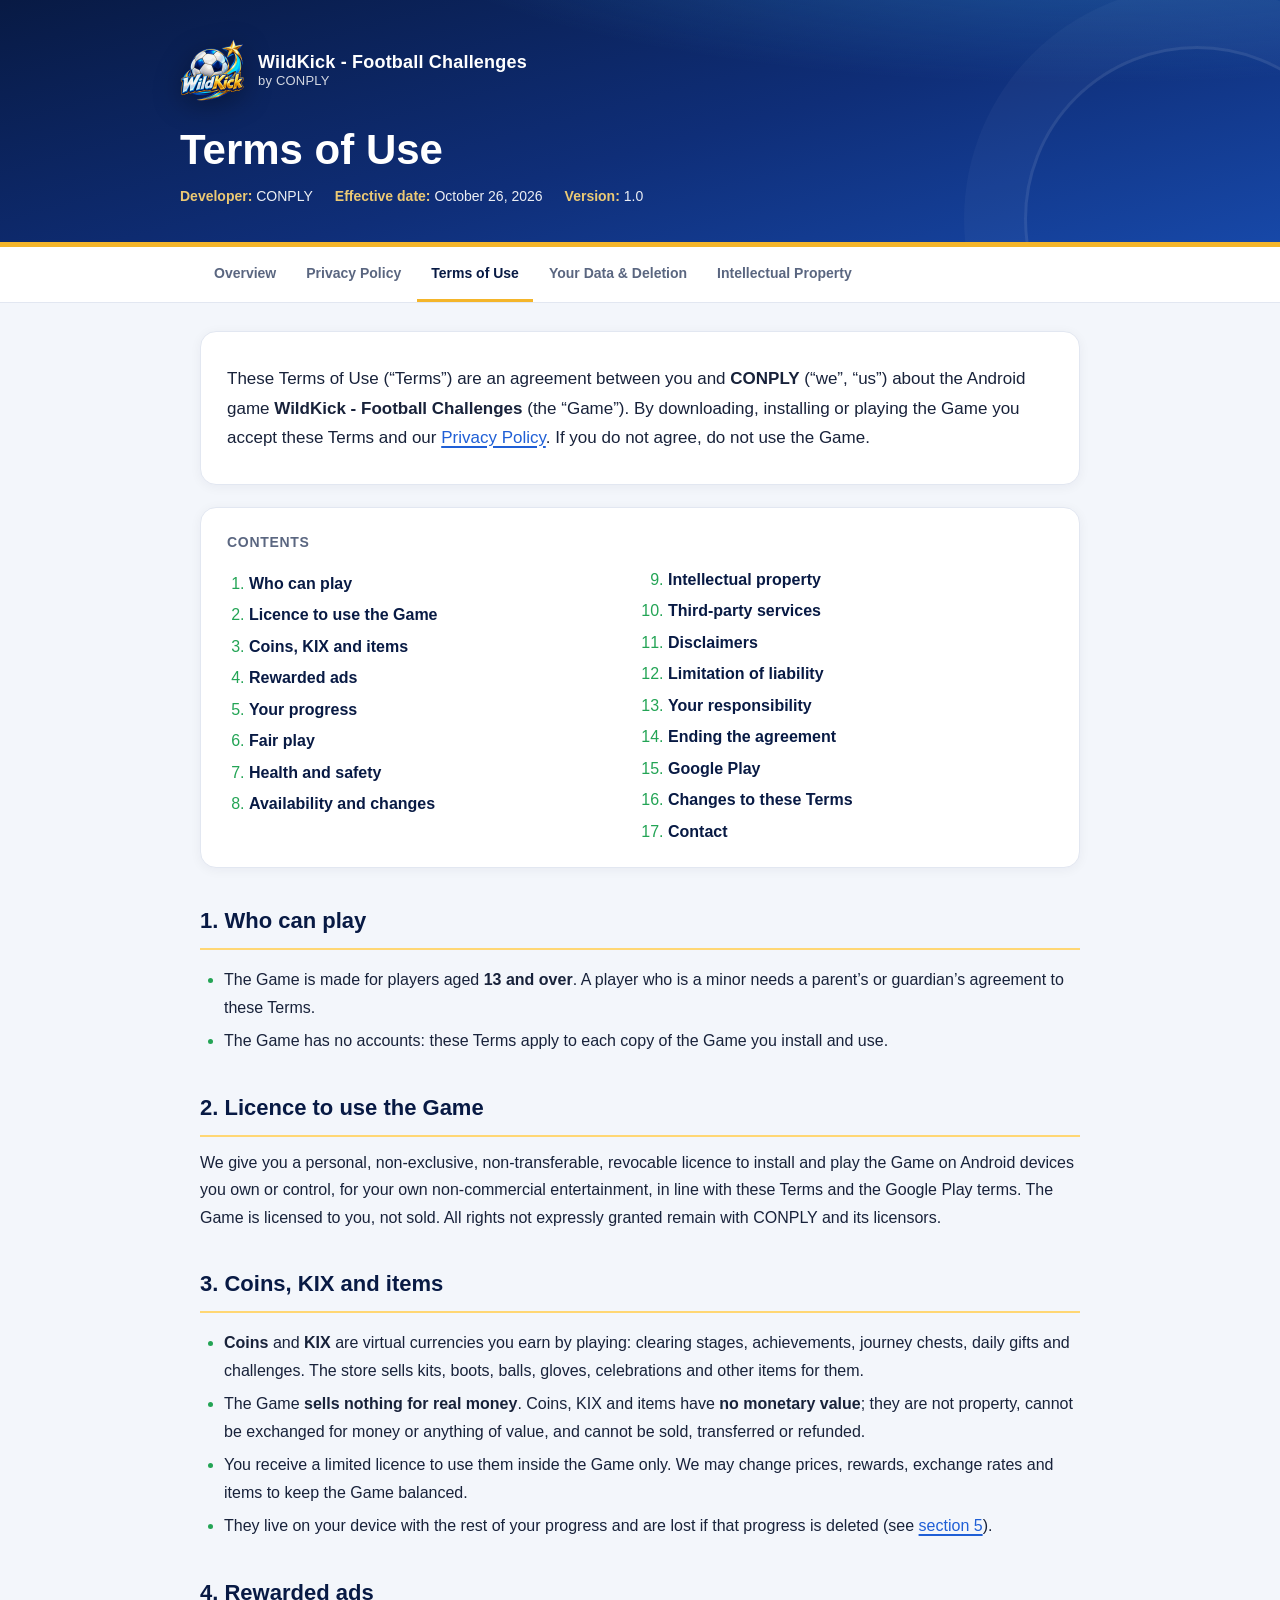
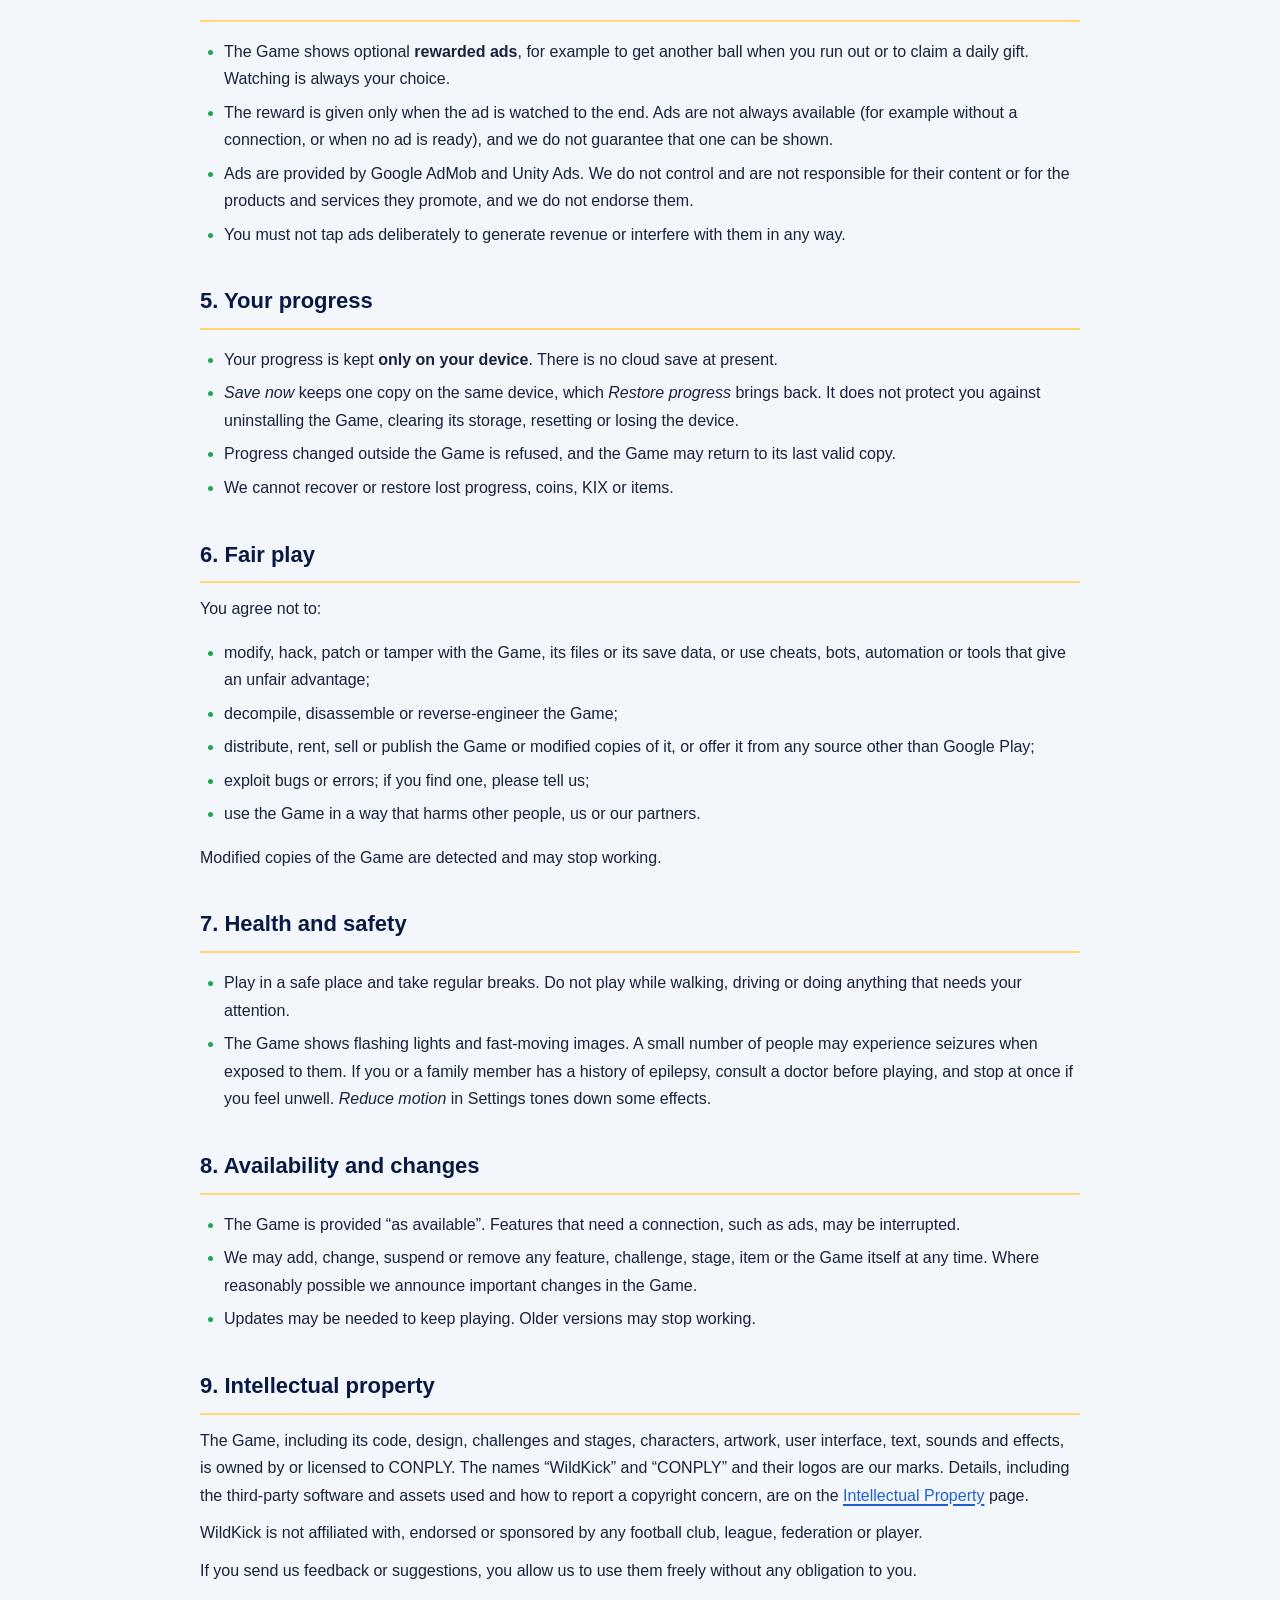
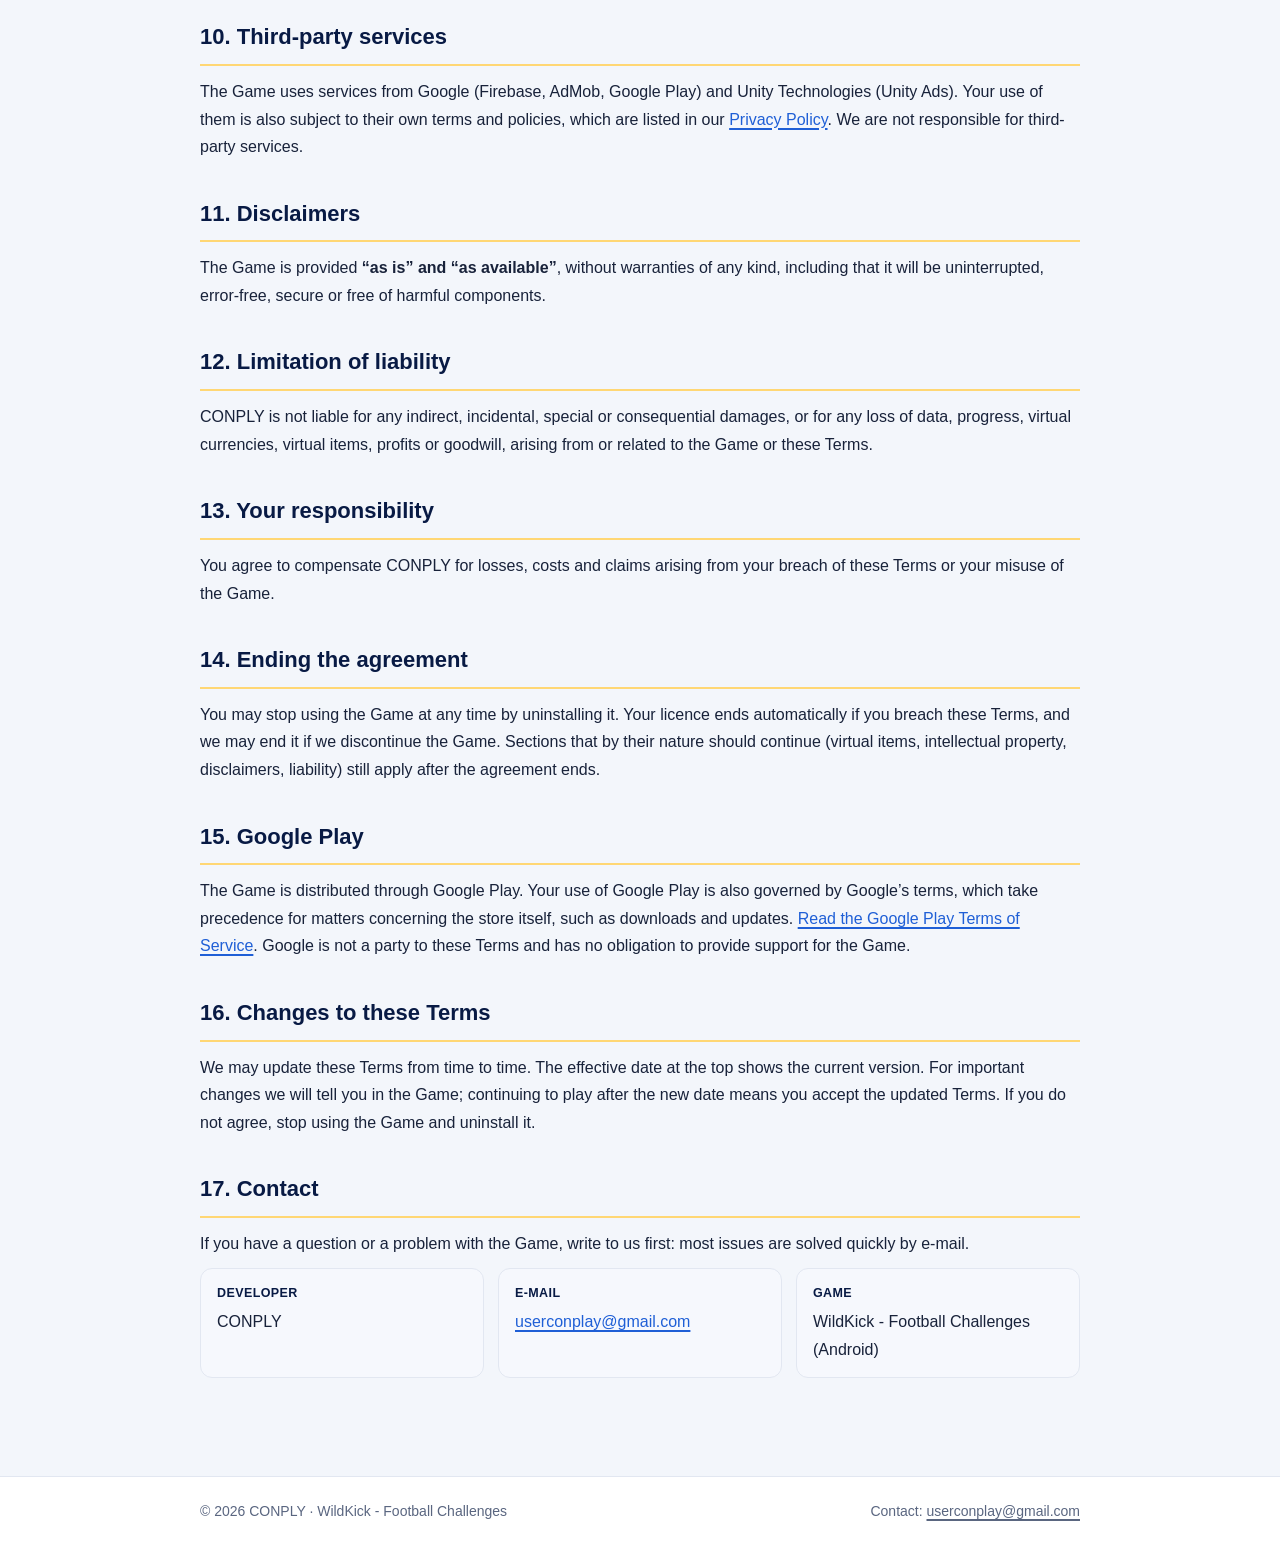
<file: terms-of-use.html>
<!DOCTYPE html>
<html lang="en">
<head>
<meta charset="utf-8">
<meta name="viewport" content="width=device-width, initial-scale=1">
<title>Terms of Use — WildKick - Football Challenges</title>
<meta name="description" content="Terms of Use for WildKick - Football Challenges by CONPLY: who can play, the licence, coins, KIX and items, rewarded ads, your progress, fair play and ownership of the game.">
<link rel="icon" type="image/png" href="favicon.png">
<link rel="stylesheet" href="styles.css">
</head>
<body>

<header class="hero">
  <div class="wrap">
    <div class="brand">
      <img src="logo.png" alt="WildKick logo">
      <div class="name">WildKick - Football Challenges<small>by CONPLY</small></div>
    </div>
    <h1>Terms of Use</h1>
    <div class="meta">
      <span><b>Developer:</b> CONPLY</span>
      <span><b>Effective date:</b> October 26, 2026</span>
      <span><b>Version:</b> 1.0</span>
    </div>
  </div>
</header>

<nav class="docnav" aria-label="Documents">
  <div class="wrap">
    <a href="index.html">Overview</a>
    <a href="privacy-policy.html">Privacy Policy</a>
    <a class="active" href="terms-of-use.html">Terms of Use</a>
    <a href="data-deletion.html">Your Data &amp; Deletion</a>
    <a href="intellectual-property.html">Intellectual Property</a>
  </div>
</nav>

<main>
  <div class="card">
    <p class="lead">These Terms of Use (“Terms”) are an agreement between you and <strong>CONPLY</strong> (“we”, “us”) about the Android game <strong>WildKick - Football Challenges</strong> (the “Game”). By downloading, installing or playing the Game you accept these Terms and our <a href="privacy-policy.html">Privacy Policy</a>. If you do not agree, do not use the Game.</p>
  </div>

  <div class="card toc">
    <h2>Contents</h2>
    <ol>
      <li><a href="#who">Who can play</a></li>
      <li><a href="#licence">Licence to use the Game</a></li>
      <li><a href="#virtual">Coins, KIX and items</a></li>
      <li><a href="#ads">Rewarded ads</a></li>
      <li><a href="#progress">Your progress</a></li>
      <li><a href="#fair">Fair play</a></li>
      <li><a href="#health">Health and safety</a></li>
      <li><a href="#availability">Availability and changes</a></li>
      <li><a href="#ip">Intellectual property</a></li>
      <li><a href="#third">Third-party services</a></li>
      <li><a href="#disclaimer">Disclaimers</a></li>
      <li><a href="#liability">Limitation of liability</a></li>
      <li><a href="#indemnity">Your responsibility</a></li>
      <li><a href="#termination">Ending the agreement</a></li>
      <li><a href="#google-play">Google Play</a></li>
      <li><a href="#changes">Changes to these Terms</a></li>
      <li><a href="#contact">Contact</a></li>
    </ol>
  </div>

  <section id="who">
    <h2>1. Who can play</h2>
    <ul>
      <li>The Game is made for players aged <strong>13 and over</strong>. A player who is a minor needs a parent’s or guardian’s agreement to these Terms.</li>
      <li>The Game has no accounts: these Terms apply to each copy of the Game you install and use.</li>
    </ul>
  </section>

  <section id="licence">
    <h2>2. Licence to use the Game</h2>
    <p>We give you a personal, non-exclusive, non-transferable, revocable licence to install and play the Game on Android devices you own or control, for your own non-commercial entertainment, in line with these Terms and the Google Play terms. The Game is licensed to you, not sold. All rights not expressly granted remain with CONPLY and its licensors.</p>
  </section>

  <section id="virtual">
    <h2>3. Coins, KIX and items</h2>
    <ul>
      <li><strong>Coins</strong> and <strong>KIX</strong> are virtual currencies you earn by playing: clearing stages, achievements, journey chests, daily gifts and challenges. The store sells kits, boots, balls, gloves, celebrations and other items for them.</li>
      <li>The Game <strong>sells nothing for real money</strong>. Coins, KIX and items have <strong>no monetary value</strong>; they are not property, cannot be exchanged for money or anything of value, and cannot be sold, transferred or refunded.</li>
      <li>You receive a limited licence to use them inside the Game only. We may change prices, rewards, exchange rates and items to keep the Game balanced.</li>
      <li>They live on your device with the rest of your progress and are lost if that progress is deleted (see <a href="#progress">section 5</a>).</li>
    </ul>
  </section>

  <section id="ads">
    <h2>4. Rewarded ads</h2>
    <ul>
      <li>The Game shows optional <strong>rewarded ads</strong>, for example to get another ball when you run out or to claim a daily gift. Watching is always your choice.</li>
      <li>The reward is given only when the ad is watched to the end. Ads are not always available (for example without a connection, or when no ad is ready), and we do not guarantee that one can be shown.</li>
      <li>Ads are provided by Google AdMob and Unity Ads. We do not control and are not responsible for their content or for the products and services they promote, and we do not endorse them.</li>
      <li>You must not tap ads deliberately to generate revenue or interfere with them in any way.</li>
    </ul>
  </section>

  <section id="progress">
    <h2>5. Your progress</h2>
    <ul>
      <li>Your progress is kept <strong>only on your device</strong>. There is no cloud save at present.</li>
      <li><em>Save now</em> keeps one copy on the same device, which <em>Restore progress</em> brings back. It does not protect you against uninstalling the Game, clearing its storage, resetting or losing the device.</li>
      <li>Progress changed outside the Game is refused, and the Game may return to its last valid copy.</li>
      <li>We cannot recover or restore lost progress, coins, KIX or items.</li>
    </ul>
  </section>

  <section id="fair">
    <h2>6. Fair play</h2>
    <p>You agree not to:</p>
    <ul>
      <li>modify, hack, patch or tamper with the Game, its files or its save data, or use cheats, bots, automation or tools that give an unfair advantage;</li>
      <li>decompile, disassemble or reverse-engineer the Game;</li>
      <li>distribute, rent, sell or publish the Game or modified copies of it, or offer it from any source other than Google Play;</li>
      <li>exploit bugs or errors; if you find one, please tell us;</li>
      <li>use the Game in a way that harms other people, us or our partners.</li>
    </ul>
    <p>Modified copies of the Game are detected and may stop working.</p>
  </section>

  <section id="health">
    <h2>7. Health and safety</h2>
    <ul>
      <li>Play in a safe place and take regular breaks. Do not play while walking, driving or doing anything that needs your attention.</li>
      <li>The Game shows flashing lights and fast-moving images. A small number of people may experience seizures when exposed to them. If you or a family member has a history of epilepsy, consult a doctor before playing, and stop at once if you feel unwell. <em>Reduce motion</em> in Settings tones down some effects.</li>
    </ul>
  </section>

  <section id="availability">
    <h2>8. Availability and changes</h2>
    <ul>
      <li>The Game is provided “as available”. Features that need a connection, such as ads, may be interrupted.</li>
      <li>We may add, change, suspend or remove any feature, challenge, stage, item or the Game itself at any time. Where reasonably possible we announce important changes in the Game.</li>
      <li>Updates may be needed to keep playing. Older versions may stop working.</li>
    </ul>
  </section>

  <section id="ip">
    <h2>9. Intellectual property</h2>
    <p>The Game, including its code, design, challenges and stages, characters, artwork, user interface, text, sounds and effects, is owned by or licensed to CONPLY. The names “WildKick” and “CONPLY” and their logos are our marks. Details, including the third-party software and assets used and how to report a copyright concern, are on the <a href="intellectual-property.html">Intellectual Property</a> page.</p>
    <p>WildKick is not affiliated with, endorsed or sponsored by any football club, league, federation or player.</p>
    <p>If you send us feedback or suggestions, you allow us to use them freely without any obligation to you.</p>
  </section>

  <section id="third">
    <h2>10. Third-party services</h2>
    <p>The Game uses services from Google (Firebase, AdMob, Google Play) and Unity Technologies (Unity Ads). Your use of them is also subject to their own terms and policies, which are listed in our <a href="privacy-policy.html#sharing">Privacy Policy</a>. We are not responsible for third-party services.</p>
  </section>

  <section id="disclaimer">
    <h2>11. Disclaimers</h2>
    <p>The Game is provided <strong>“as is” and “as available”</strong>, without warranties of any kind, including that it will be uninterrupted, error-free, secure or free of harmful components.</p>
  </section>

  <section id="liability">
    <h2>12. Limitation of liability</h2>
    <p>CONPLY is not liable for any indirect, incidental, special or consequential damages, or for any loss of data, progress, virtual currencies, virtual items, profits or goodwill, arising from or related to the Game or these Terms.</p>
  </section>

  <section id="indemnity">
    <h2>13. Your responsibility</h2>
    <p>You agree to compensate CONPLY for losses, costs and claims arising from your breach of these Terms or your misuse of the Game.</p>
  </section>

  <section id="termination">
    <h2>14. Ending the agreement</h2>
    <p>You may stop using the Game at any time by uninstalling it. Your licence ends automatically if you breach these Terms, and we may end it if we discontinue the Game. Sections that by their nature should continue (virtual items, intellectual property, disclaimers, liability) still apply after the agreement ends.</p>
  </section>

  <section id="google-play">
    <h2>15. Google Play</h2>
    <p>The Game is distributed through Google Play. Your use of Google Play is also governed by Google’s terms, which take precedence for matters concerning the store itself, such as downloads and updates. <a href="https://play.google.com/about/play-terms/" target="_blank" rel="noopener">Read the Google Play Terms of Service</a>. Google is not a party to these Terms and has no obligation to provide support for the Game.</p>
  </section>

  <section id="changes">
    <h2>16. Changes to these Terms</h2>
    <p>We may update these Terms from time to time. The effective date at the top shows the current version. For important changes we will tell you in the Game; continuing to play after the new date means you accept the updated Terms. If you do not agree, stop using the Game and uninstall it.</p>
  </section>

  <section id="contact">
    <h2>17. Contact</h2>
    <p>If you have a question or a problem with the Game, write to us first: most issues are solved quickly by e-mail.</p>
    <div class="contact">
      <div class="item"><b>Developer</b>CONPLY</div>
      <div class="item"><b>E-mail</b><a href="mailto:userconplay@gmail.com">userconplay@gmail.com</a></div>
      <div class="item"><b>Game</b>WildKick - Football Challenges (Android)</div>
    </div>
  </section>
</main>

<footer>
  <div class="wrap">
    <span>© 2026 CONPLY · WildKick - Football Challenges</span>
    <span>Contact: <a href="mailto:userconplay@gmail.com">userconplay@gmail.com</a></span>
  </div>
</footer>

</body>
</html>
</file>
<file: styles.css>
/* WildKick - Football Challenges: legal pages (CONPLY).
   One stylesheet for every page. Self-contained: no fonts, scripts or trackers are loaded from anywhere. */

:root {
  --navy: #081a44;
  --navy-2: #0f2e78;
  --blue: #1f5fd6;
  --sky: #3fa9f5;
  --gold: #f4b52a;
  --gold-2: #ffd774;
  --pitch: #23a455;
  --ink: #18223a;
  --muted: #5a6680;
  --line: #e2e7f1;
  --bg: #f3f6fb;
  --card: #ffffff;
  --note: #fff7e2;
  --note-line: #f1d58e;
  --ok: #e7f7ee;
  --ok-line: #aee0c3;
  --radius: 16px;
  --max: 920px;
}

* { box-sizing: border-box; }
html { -webkit-text-size-adjust: 100%; scroll-behavior: smooth; }
body {
  margin: 0;
  font-family: "Segoe UI", Roboto, "Helvetica Neue", Arial, sans-serif;
  font-size: 16px;
  line-height: 1.72;
  color: var(--ink);
  background: var(--bg);
}
a { color: var(--blue); text-decoration: underline; text-underline-offset: 3px; text-decoration-thickness: 1.5px; }
code { font-size: .92em; overflow-wrap: anywhere; }
a:hover { color: var(--navy); }

/* Header band: night sky over a pitch */
.hero {
  position: relative;
  overflow: hidden;
  color: #fff;
  padding: 38px 20px 34px;
  background:
    radial-gradient(1200px 300px at 85% -40%, rgba(63, 169, 245, .45), transparent 60%),
    linear-gradient(165deg, var(--navy) 0%, var(--navy-2) 55%, #1748a8 100%);
  border-bottom: 5px solid var(--gold);
}
.hero::after {
  /* the halfway line and centre circle, faint */
  content: "";
  position: absolute; right: -90px; bottom: -150px;
  width: 340px; height: 340px; border-radius: 50%;
  border: 3px solid rgba(255, 255, 255, .10);
  box-shadow: 0 0 0 60px rgba(255, 255, 255, .03);
  pointer-events: none;
}
.hero .wrap { position: relative; max-width: var(--max); margin: 0 auto; }
.brand { display: flex; align-items: center; gap: 14px; font-weight: 700; letter-spacing: .2px; }
.brand img {
  width: 64px; height: 64px; object-fit: contain;
  filter: drop-shadow(0 6px 14px rgba(0, 0, 0, .35));
}
.brand .name { font-size: 18px; line-height: 1.25; }
.brand small { display: block; font-weight: 500; opacity: .82; font-size: 13px; }
.hero h1 { margin: 24px 0 10px; font-size: clamp(28px, 4.8vw, 42px); line-height: 1.15; }
.hero .meta { display: flex; flex-wrap: wrap; gap: 8px 22px; font-size: 14px; opacity: .92; }
.hero .meta span b { color: var(--gold-2); font-weight: 600; }

/* Document navigation */
.docnav { position: sticky; top: 0; z-index: 5; background: #fff; border-bottom: 1px solid var(--line); }
.docnav .wrap {
  max-width: var(--max); margin: 0 auto; padding: 0 20px;
  display: flex; gap: 2px; overflow-x: auto; scrollbar-width: none;
}
.docnav .wrap::-webkit-scrollbar { display: none; }
.docnav a {
  padding: 14px 14px; text-decoration: none; color: var(--muted); font-weight: 600; font-size: 14px;
  border-bottom: 3px solid transparent; white-space: nowrap;
}
.docnav a:hover { color: var(--navy); }
.docnav a.active { color: var(--navy); border-bottom-color: var(--gold); }

/* Main column */
main { max-width: var(--max); margin: 0 auto; padding: 28px 20px 64px; }
.card {
  background: var(--card); border: 1px solid var(--line); border-radius: var(--radius);
  padding: 22px 26px; margin: 0 0 22px; box-shadow: 0 2px 12px rgba(8, 26, 68, .05);
}
.lead { font-size: 17px; }
.toc h2 { margin-top: 0; font-size: 14px; letter-spacing: .7px; text-transform: uppercase; color: var(--muted); }
.toc ol { margin: 0; padding-left: 22px; columns: 2; column-gap: 34px; }
.toc li { break-inside: avoid; margin: 4px 0; }
.toc a { text-decoration: none; color: var(--navy); font-weight: 600; }
.toc a:hover { text-decoration: underline; }

section { margin: 34px 0; scroll-margin-top: 64px; }
section h2 {
  font-size: 22px; margin: 0 0 12px; padding-bottom: 8px;
  border-bottom: 2px solid var(--gold-2); color: var(--navy);
}
section h3 { font-size: 17px; margin: 22px 0 8px; color: var(--navy); }
p { margin: 10px 0; }
ul, ol { padding-left: 24px; }
li { margin: 6px 0; }
li::marker { color: var(--pitch); }

/* Tables */
.tablewrap { overflow-x: auto; border: 1px solid var(--line); border-radius: 12px; margin: 14px 0; background: #fff; }
table { border-collapse: collapse; width: 100%; min-width: 640px; font-size: 15px; }
th, td { text-align: left; vertical-align: top; padding: 12px 14px; border-bottom: 1px solid var(--line); }
th { background: #eef3fc; color: var(--navy); font-weight: 700; font-size: 13px; letter-spacing: .3px; text-transform: uppercase; }
tr:last-child td { border-bottom: 0; }
td strong { color: var(--navy); }

/* Callouts and tags */
.note, .ok { border-radius: 12px; padding: 14px 18px; margin: 16px 0; border: 1px solid; }
.note { background: var(--note); border-color: var(--note-line); }
.ok { background: var(--ok); border-color: var(--ok-line); }
.note b, .ok b { color: var(--navy); }
.tag {
  display: inline-block; font-size: 11.5px; font-weight: 700; letter-spacing: .4px; text-transform: uppercase;
  padding: 2px 9px; border-radius: 999px; background: var(--gold-2); color: #5a3a00; vertical-align: middle;
}
.tag.green { background: #c9f0d8; color: #0e5a2c; }

/* Numbered steps */
.steps { counter-reset: step; list-style: none; padding: 0; margin: 14px 0; }
.steps li {
  position: relative; padding: 12px 16px 12px 64px; margin: 10px 0;
  background: #fff; border: 1px solid var(--line); border-radius: 12px;
}
.steps li::before {
  counter-increment: step; content: counter(step);
  position: absolute; left: 14px; top: 11px; width: 36px; height: 36px; border-radius: 50%;
  background: linear-gradient(180deg, var(--gold-2), var(--gold)); color: var(--navy);
  font-weight: 900; display: grid; place-items: center; box-shadow: 0 3px 8px rgba(0, 0, 0, .18);
}

/* Contact block */
.contact { display: grid; grid-template-columns: repeat(auto-fit, minmax(220px, 1fr)); gap: 14px; }
.contact .item { background: #f6f8fd; border: 1px solid var(--line); border-radius: 12px; padding: 14px 16px; }
.contact .item b {
  display: block; color: var(--navy); margin-bottom: 4px; font-size: 12.5px; text-transform: uppercase; letter-spacing: .4px;
}

/* Overview cards */
.grid { display: grid; grid-template-columns: repeat(auto-fit, minmax(250px, 1fr)); gap: 16px; }
.doc {
  display: block; text-decoration: none; color: var(--ink);
  background: var(--card); border: 1px solid var(--line); border-radius: var(--radius); padding: 22px;
  box-shadow: 0 2px 12px rgba(8, 26, 68, .05); transition: transform .15s, box-shadow .15s, border-color .15s;
}
.doc:hover { transform: translateY(-2px); box-shadow: 0 10px 24px rgba(8, 26, 68, .10); border-color: var(--gold-2); color: var(--ink); }
.doc .icon {
  width: 48px; height: 48px; border-radius: 14px; display: grid; place-items: center; font-size: 23px;
  background: linear-gradient(180deg, #eaf1ff, #dce7fb); margin-bottom: 12px;
}
.doc h3 { margin: 0 0 6px; color: var(--navy); font-size: 18px; }
.doc p { margin: 0; color: var(--muted); font-size: 14.5px; }
.doc .go { display: inline-block; margin-top: 12px; font-weight: 700; color: var(--blue); }

/* Footer */
footer { border-top: 1px solid var(--line); background: #fff; }
footer .wrap {
  max-width: var(--max); margin: 0 auto; padding: 22px 20px;
  display: flex; flex-wrap: wrap; gap: 8px 24px; justify-content: space-between; font-size: 14px; color: var(--muted);
}
footer a { color: var(--muted); }

@media (max-width: 640px) {
  .card { padding: 18px; }
  .toc ol { columns: 1; }
  .hero { padding: 26px 16px 26px; }
  .brand img { width: 52px; height: 52px; }
  main { padding: 20px 16px 52px; }

  /* every document link stays in sight on a phone */
  .docnav { position: static; }
  .docnav .wrap { flex-wrap: wrap; padding: 0 8px; }
  .docnav a { padding: 10px 8px; }

  /* tables become one card per row, each value under its column name */
  .tablewrap { overflow: visible; border: 0; background: transparent; }
  .tablewrap table { min-width: 0; }
  .tablewrap thead { display: none; }
  .tablewrap tr {
    display: block; background: #fff; border: 1px solid var(--line); border-radius: 12px;
    margin: 0 0 10px; padding: 6px 0; box-shadow: 0 2px 10px rgba(8, 26, 68, .04);
  }
  .tablewrap td { display: block; border: 0; padding: 6px 16px; }
  .tablewrap td[data-label]::before {
    content: attr(data-label); display: block; margin-bottom: 2px;
    font-size: 11.5px; font-weight: 700; letter-spacing: .4px; text-transform: uppercase; color: var(--muted);
  }
}

@media print {
  .docnav { display: none; }
  body { background: #fff; }
  .hero { background: var(--navy) !important; -webkit-print-color-adjust: exact; print-color-adjust: exact; }
  .card { box-shadow: none; }
  a { color: inherit; }
}
</file>
